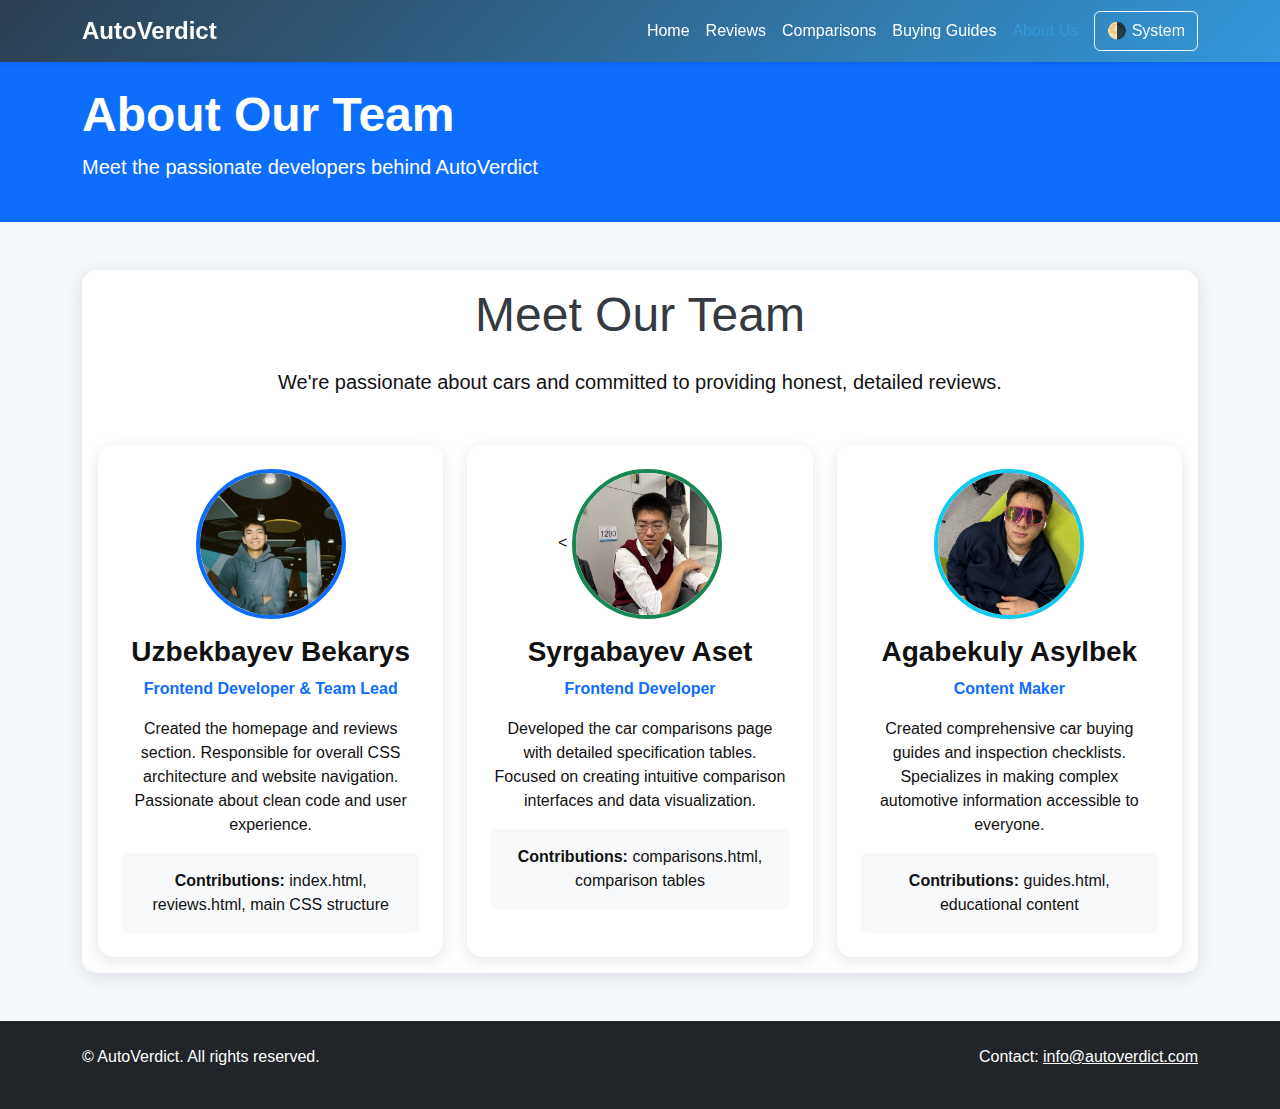
<file: about.html>
<!DOCTYPE html>
<html lang="en">
<head>
    <meta charset="UTF-8">
    <meta name="viewport" content="width=device-width, initial-scale=1.0">
    <title>About Us - AutoVerdict</title>
    <link href="https://cdn.jsdelivr.net/npm/bootstrap@5.3.2/dist/css/bootstrap.min.css" rel="stylesheet">
    <link rel="stylesheet" href="style.css">
    <link rel="icon" href="https://img.icons8.com/ios-filled/50/000000/car.png" type="image/x-icon">
    <style>
        .navbar-custom {
            background: linear-gradient(135deg, #2c3e50 0%, #3498db 100%);
        }
        .profile-photo {
            width: 150px;
            height: 150px;
            border-radius: 50%;
            object-fit: cover;
            border: 4px solid;
            margin: 0 auto;
        }
        .profile-card {
            transition: transform 0.3s ease, box-shadow 0.3s ease;
            border: none;
            border-radius: 15px;
            box-shadow: 0 4px 15px rgba(0,0,0,0.1);
        }
        .profile-card:hover {
            transform: translateY(-5px);
            box-shadow: 0 8px 25px rgba(0,0,0,0.15);
        }
        .custom-card {
            border: none;
            border-radius: 15px;
            box-shadow: 0 4px 20px rgba(0,0,0,0.1);
        }
    </style>


</head>
<body>
    <!-- Bootstrap Navbar -->
    <nav class="navbar navbar-expand-lg navbar-dark navbar-custom sticky-top">
        <div class="container">
            <a class="navbar-brand fw-bold" href="index.html"> AutoVerdict</a>
            
            <button class="navbar-toggler" type="button" data-bs-toggle="collapse" data-bs-target="#navbarNav">
                <span class="navbar-toggler-icon"></span>
            </button>
            
            <div class="collapse navbar-collapse" id="navbarNav">
                <ul class="navbar-nav ms-auto">
                    <li class="nav-item">
                        <a class="nav-link" href="index.html">Home</a>
                    </li>
                    <li class="nav-item">
                        <a class="nav-link" href="reviews.html">Reviews</a>
                    </li>
                    <li class="nav-item">
                        <a class="nav-link" href="comparisons.html">Comparisons</a>
                    </li>
                    <li class="nav-item">
                        <a class="nav-link" href="guides.html">Buying Guides</a>
                    </li>
                    <li class="nav-item">
                        <a class="nav-link active" href="about.html">About Us</a>
                    </li>
                     <button id="themeToggle" class="btn btn-outline-light ms-2" type="button">🌗 System</button>
                </ul>
            </div>
        </div>
    </nav>

    <!-- Header -->
    <header class="bg-primary text-white py-4">
        <div class="container">
            <h1 class="display-5 fw-bold">About Our Team</h1>
            <p class="lead">Meet the passionate developers behind AutoVerdict</p>
        </div>
    </header>

    <main class="container my-5">
        <!-- Team Profiles -->
        <section class="card custom-card">
            <div class="card-body">
                <h2 class="text-center mb-4 display-5">Meet Our Team</h2>
                <p class="text-center fs-5 mb-5">We're passionate about cars and committed to providing honest, detailed reviews.</p>
                
                <div class="row justify-content-center g-4">
                    <!-- Profile 1 - Бекарыс -->
                    <div class="col-lg-4 col-md-6">
                        <div class="profile-card text-center p-4 h-100">
                            <div class="profile-image mb-3">
                                
                                <img src="beka.jpg" 
                                     alt="Bekarys" 
                                     class="profile-photo border-primary">
                               
                                
                            </div>
                            <h3 class="fw-bold">Uzbekbayev Bekarys</h3>
                            <p class="profile-role text-primary fw-bold">Frontend Developer & Team Lead</p>
                            <p class="profile-description">Created the homepage and reviews section. Responsible for overall CSS architecture and website navigation. Passionate about clean code and user experience.</p>
                            <div class="profile-contributions mt-3 p-3 bg-light rounded">
                                <strong>Contributions:</strong> index.html, reviews.html, main CSS structure
                            </div>
                        </div>
                    </div>

                    <!-- Profile 2 - Асет -->
                    <div class="col-lg-4 col-md-6">
                        <div class="profile-card text-center p-4 h-100">
                            <div class="profile-image mb-3">
                                <
                                <img src="aset.jpg" 
                                     alt="Aset" 
                                     class="profile-photo border-success">
                                
                            </div>
                            <h3 class="fw-bold">Syrgabayev Aset</h3>
                            <p class="profile-role text-primary fw-bold">Frontend Developer</p>
                            <p class="profile-description">Developed the car comparisons page with detailed specification tables. Focused on creating intuitive comparison interfaces and data visualization.</p>
                            <div class="profile-contributions mt-3 p-3 bg-light rounded">
                                <strong>Contributions:</strong> comparisons.html, comparison tables
                            </div>
                        </div>
                    </div>

                    <!-- Profile 3 - Асылбек -->
                    <div class="col-lg-4 col-md-6">
                        <div class="profile-card text-center p-4 h-100">
                            <div class="profile-image mb-3">
                                
                                <img src="asyl.jpg" 
                                     alt="Asylbek" 
                                     class="profile-photo border-info">
                                
                            </div>
                            <h3 class="fw-bold">Agabekuly Asylbek</h3>
                            <p class="profile-role text-primary fw-bold">Content Maker</p>
                            <p class="profile-description">Created comprehensive car buying guides and inspection checklists. Specializes in making complex automotive information accessible to everyone.</p>
                            <div class="profile-contributions mt-3 p-3 bg-light rounded">
                                <strong>Contributions:</strong> guides.html, educational content
                            </div>
                        </div>
                    </div>
                </div>
                

              
        </section>
    </main>

    <footer class="bg-dark text-white py-4 mt-5">
        <div class="container">
            <div class="row">
                <div class="col-md-6">
                    <p>&copy;  AutoVerdict. All rights reserved.</p>
                </div>
                <div class="col-md-6 text-md-end">
                    <p>Contact: <a href="mailto:info@autoverdict.com" class="text-white">info@autoverdict.com</a></p>
                </div>
            </div>
        </div>
    </footer>

    <!-- Bootstrap JS -->
    <script src="https://cdn.jsdelivr.net/npm/bootstrap@5.3.2/dist/js/bootstrap.bundle.min.js"></script>
    <script src="https://code.jquery.com/jquery-3.7.1.min.js"></script>
<script src="script.js"></script>

</body>
</html>
</file>
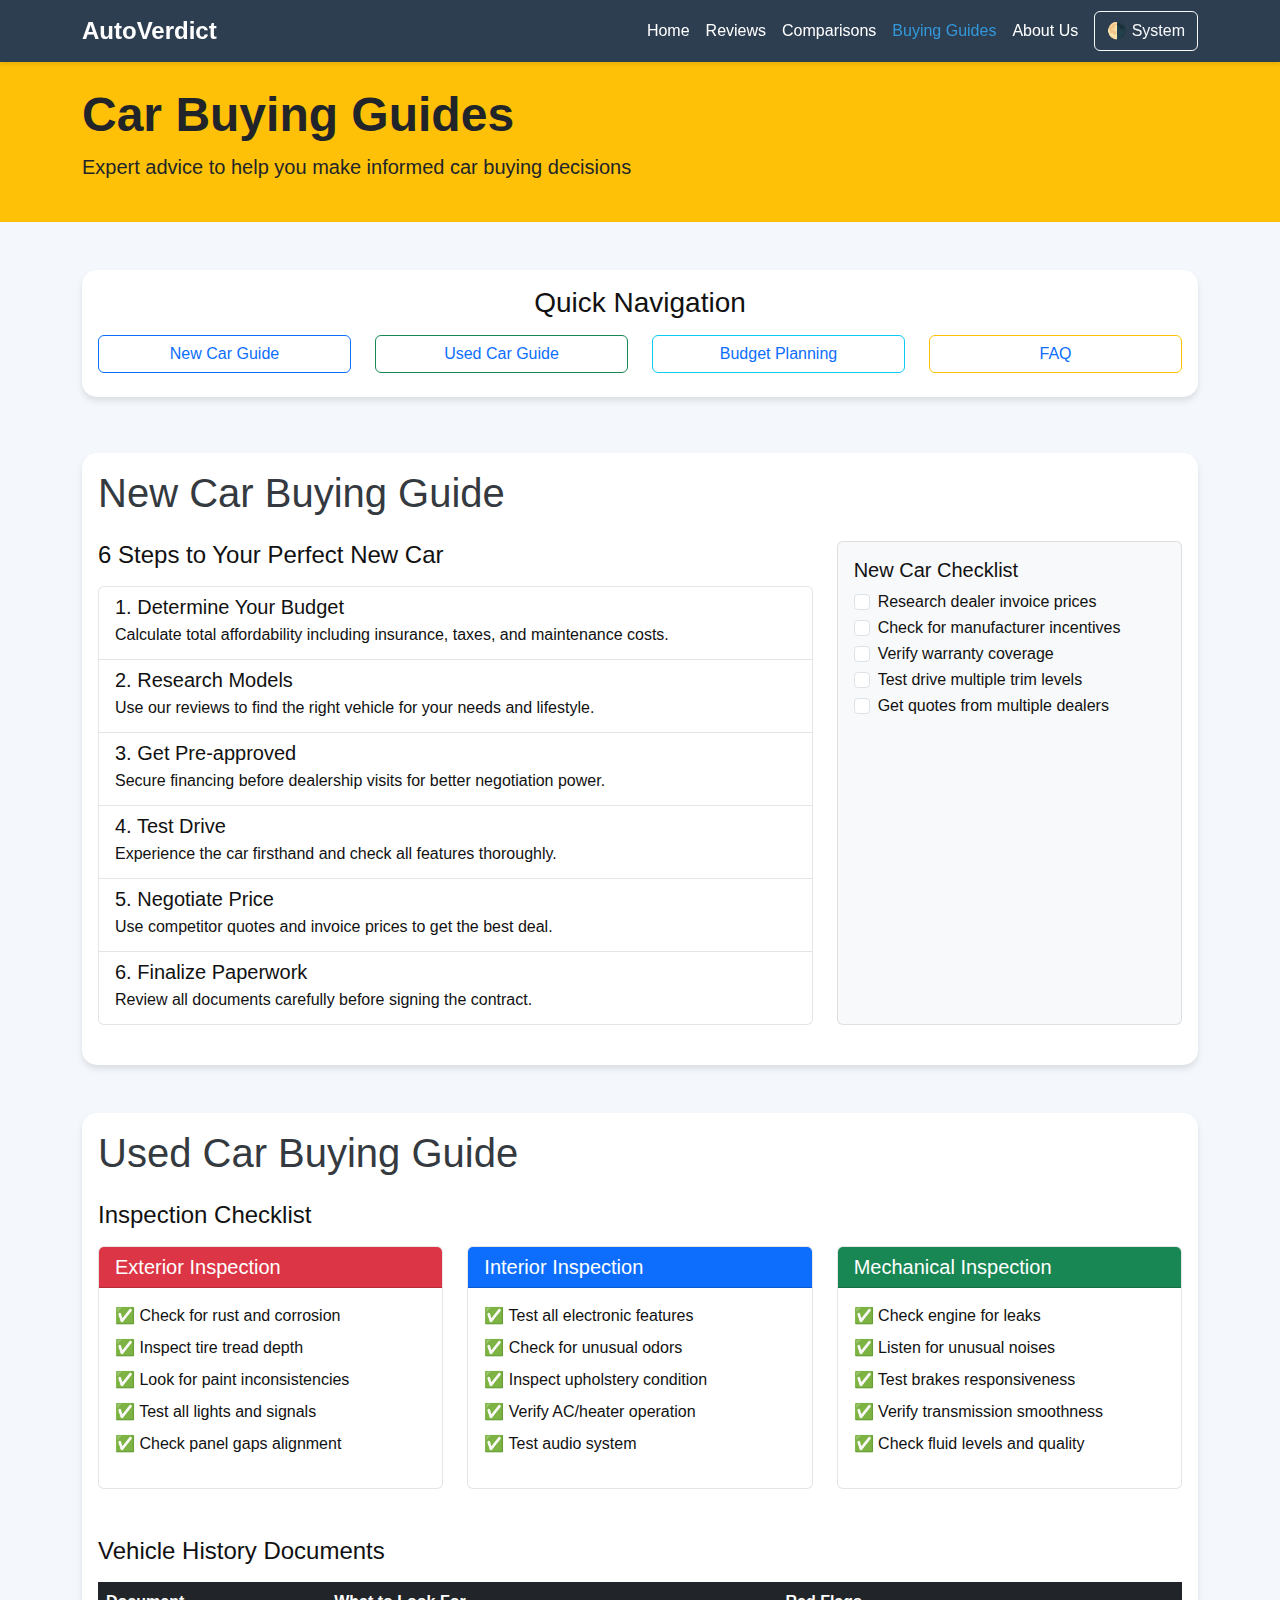
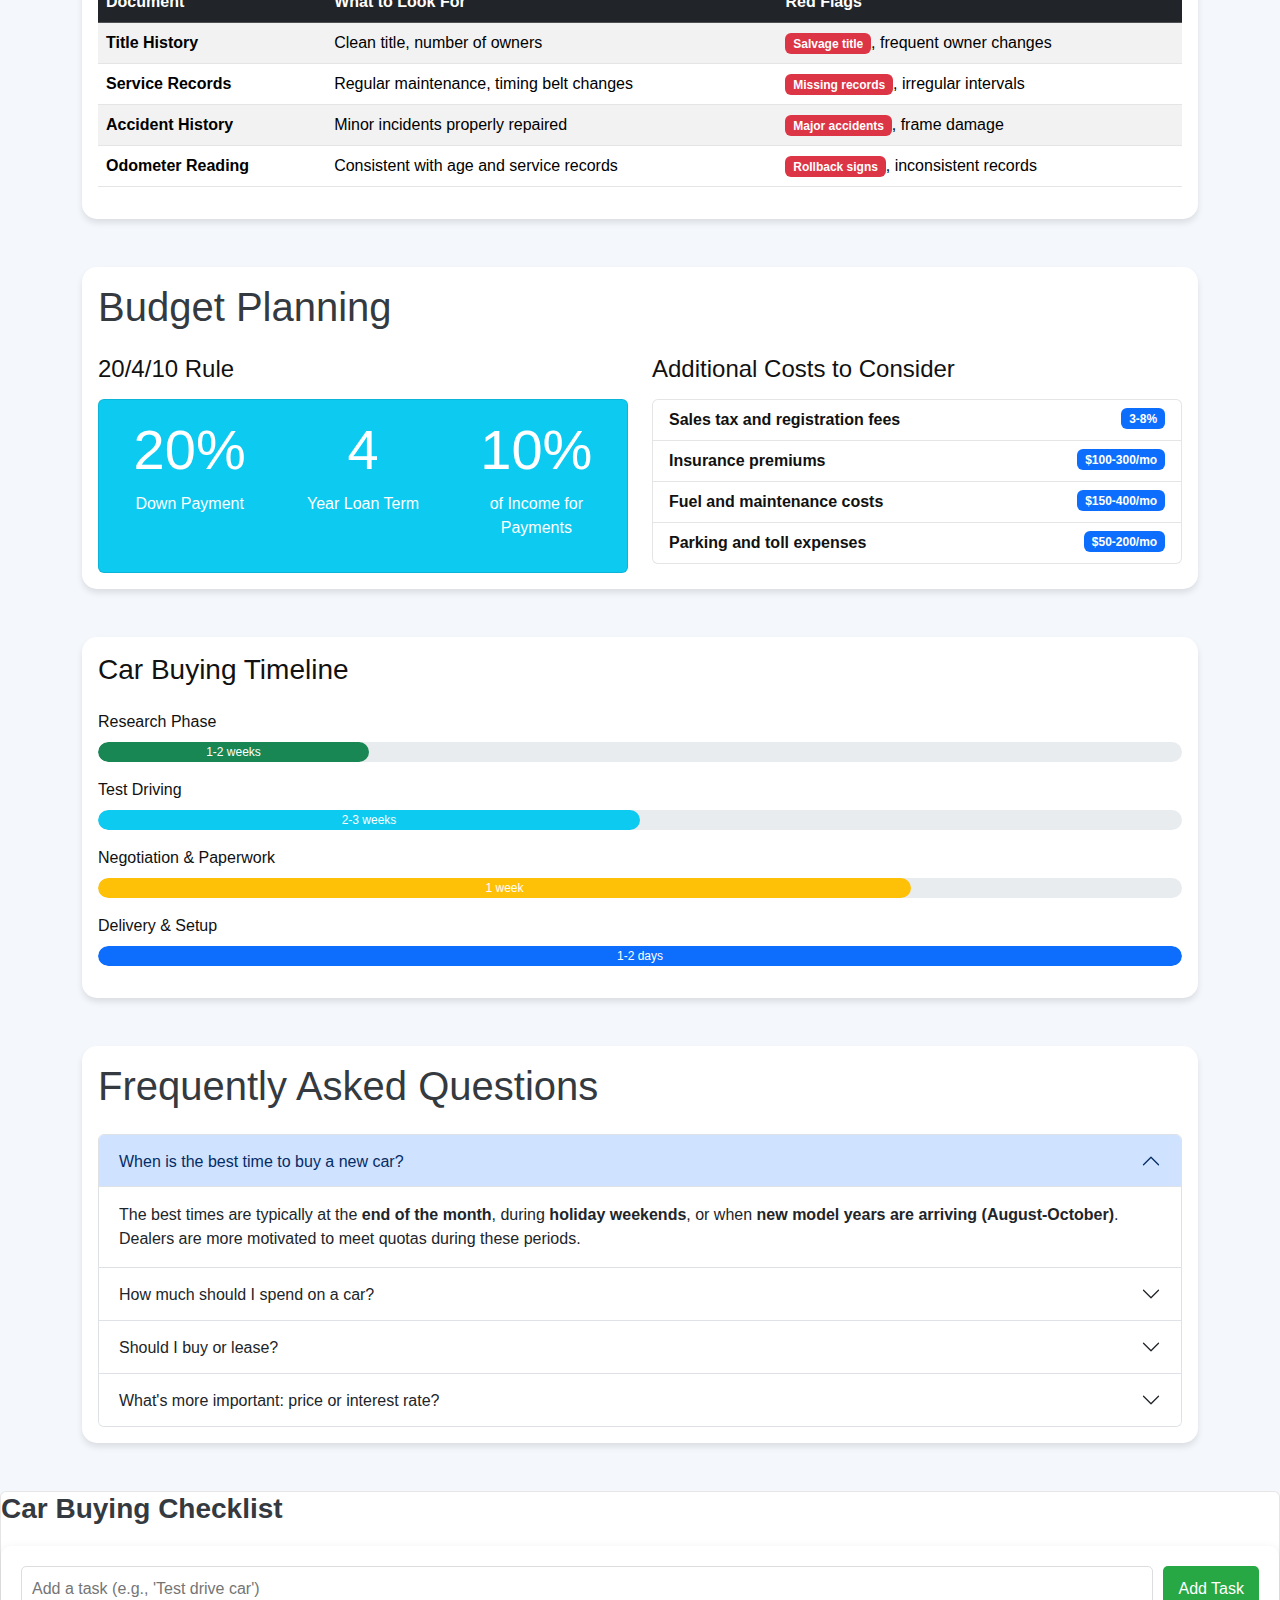
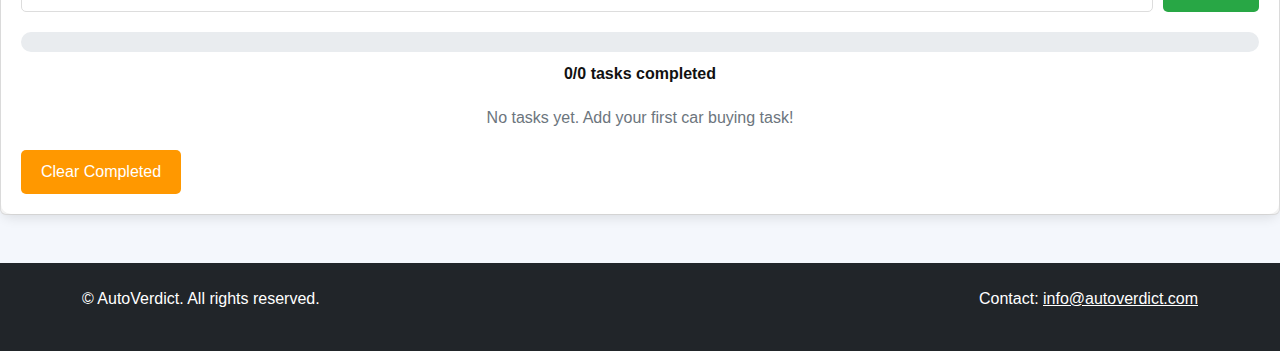
<file: guides.html>
<!DOCTYPE html>
<html lang="en">
<head>
    <meta charset="UTF-8">
    <meta name="viewport" content="width=device-width, initial-scale=1.0">
    <title>Buying Guides - AutoVerdict</title>
    <link href="https://cdn.jsdelivr.net/npm/bootstrap@5.3.2/dist/css/bootstrap.min.css" rel="stylesheet">
    <link rel="stylesheet" href="style.css">
    <link rel="icon" href="https://img.icons8.com/ios-filled/50/000000/car.png" type="image/x-icon">
</head>
<body>
    <!-- Bootstrap Navbar -->
    <nav class="navbar navbar-expand-lg navbar-dark navbar-custom sticky-top">
        <div class="container">
            <a class="navbar-brand fw-bold" href="index.html"> AutoVerdict</a>
            
            <button class="navbar-toggler" type="button" data-bs-toggle="collapse" data-bs-target="#navbarNav">
                <span class="navbar-toggler-icon"></span>
            </button>
            
            <div class="collapse navbar-collapse" id="navbarNav">
                <ul class="navbar-nav ms-auto">
                    <li class="nav-item">
                        <a class="nav-link" href="index.html">Home</a>
                    </li>
                    <li class="nav-item">
                        <a class="nav-link" href="reviews.html">Reviews</a>
                    </li>
                    <li class="nav-item">
                        <a class="nav-link" href="comparisons.html">Comparisons</a>
                    </li>
                    <li class="nav-item">
                        <a class="nav-link active" href="guides.html">Buying Guides</a>
                    </li>
                    <li class="nav-item">
                        <a class="nav-link" href="about.html">About Us</a>
                    </li>
                    <button id="themeToggle" class="btn btn-outline-light ms-2" type="button">🌗 System</button>

                </ul>
            </div>
        </div>
    </nav>

    <!-- Header -->
    <header class="bg-warning text-dark py-4">
        <div class="container">
            <h1 class="display-5 fw-bold">Car Buying Guides</h1>
            <p class="lead">Expert advice to help you make informed car buying decisions</p>
        </div>
    </header>

    <main class="container my-5">
        <!-- Quick Navigation -->
        <div class="row mb-4">
            <div class="col-12">
                <div class="card custom-card">
                    <div class="card-body">
                        <h3 class="text-center mb-3">Quick Navigation</h3>
                        <div class="row text-center">
                            <div class="col-md-3 col-6 mb-2">
                                <a href="#new-car-guide" class="btn btn-outline-primary w-100">New Car Guide</a>
                            </div>
                            <div class="col-md-3 col-6 mb-2">
                                <a href="#used-car-guide" class="btn btn-outline-success w-100">Used Car Guide</a>
                            </div>
                            <div class="col-md-3 col-6 mb-2">
                                <a href="#budget-planning" class="btn btn-outline-info w-100">Budget Planning</a>
                            </div>
                            <div class="col-md-3 col-6 mb-2">
                                <a href="#faq" class="btn btn-outline-warning w-100">FAQ</a>
                            </div>
                        </div>
                    </div>
                </div>
            </div>
        </div>

        <!-- New Car Buying Guide -->
        <section id="new-car-guide" class="card custom-card mb-5">
            <div class="card-body">
                <h2 class="display-6 mb-4">New Car Buying Guide</h2>
                
                <div class="row mb-4">
                    <div class="col-md-8">
                        <h4 class="mb-3">6 Steps to Your Perfect New Car</h4>
                        <div class="list-group">
                            <div class="list-group-item">
                                <h5 class="mb-1">1. Determine Your Budget</h5>
                                <p class="mb-1">Calculate total affordability including insurance, taxes, and maintenance costs.</p>
                            </div>
                            <div class="list-group-item">
                                <h5 class="mb-1">2. Research Models</h5>
                                <p class="mb-1">Use our reviews to find the right vehicle for your needs and lifestyle.</p>
                            </div>
                            <div class="list-group-item">
                                <h5 class="mb-1">3. Get Pre-approved</h5>
                                <p class="mb-1">Secure financing before dealership visits for better negotiation power.</p>
                            </div>
                            <div class="list-group-item">
                                <h5 class="mb-1">4. Test Drive</h5>
                                <p class="mb-1">Experience the car firsthand and check all features thoroughly.</p>
                            </div>
                            <div class="list-group-item">
                                <h5 class="mb-1">5. Negotiate Price</h5>
                                <p class="mb-1">Use competitor quotes and invoice prices to get the best deal.</p>
                            </div>
                            <div class="list-group-item">
                                <h5 class="mb-1">6. Finalize Paperwork</h5>
                                <p class="mb-1">Review all documents carefully before signing the contract.</p>
                            </div>
                        </div>
                    </div>
                    <div class="col-md-4">
                        <div class="card bg-light h-100">
                            <div class="card-body">
                                <h5 class="card-title">New Car Checklist</h5>
                                <div class="form-check">
                                    <input class="form-check-input" type="checkbox" id="check1">
                                    <label class="form-check-label" for="check1">Research dealer invoice prices</label>
                                </div>
                                <div class="form-check">
                                    <input class="form-check-input" type="checkbox" id="check2">
                                    <label class="form-check-label" for="check2">Check for manufacturer incentives</label>
                                </div>
                                <div class="form-check">
                                    <input class="form-check-input" type="checkbox" id="check3">
                                    <label class="form-check-label" for="check3">Verify warranty coverage</label>
                                </div>
                                <div class="form-check">
                                    <input class="form-check-input" type="checkbox" id="check4">
                                    <label class="form-check-label" for="check4">Test drive multiple trim levels</label>
                                </div>
                                <div class="form-check">
                                    <input class="form-check-input" type="checkbox" id="check5">
                                    <label class="form-check-label" for="check5">Get quotes from multiple dealers</label>
                                </div>
                            </div>
                        </div>
                    </div>
                </div>
            </div>
        </section>

        <!-- Used Car Buying Guide -->
        <section id="used-car-guide" class="card custom-card mb-5">
            <div class="card-body">
                <h2 class="display-6 mb-4">Used Car Buying Guide</h2>
                
                <h4 class="mb-3">Inspection Checklist</h4>
                <div class="row g-4">
                    <div class="col-md-4">
                        <div class="card h-100">
                            <div class="card-header bg-danger text-white">
                                <h5 class="mb-0">Exterior Inspection</h5>
                            </div>
                            <div class="card-body">
                                <ul class="list-unstyled">
                                    <li class="mb-2">✅ Check for rust and corrosion</li>
                                    <li class="mb-2">✅ Inspect tire tread depth</li>
                                    <li class="mb-2">✅ Look for paint inconsistencies</li>
                                    <li class="mb-2">✅ Test all lights and signals</li>
                                    <li class="mb-2">✅ Check panel gaps alignment</li>
                                </ul>
                            </div>
                        </div>
                    </div>
                    
                    <div class="col-md-4">
                        <div class="card h-100">
                            <div class="card-header bg-primary text-white">
                                <h5 class="mb-0">Interior Inspection</h5>
                            </div>
                            <div class="card-body">
                                <ul class="list-unstyled">
                                    <li class="mb-2">✅ Test all electronic features</li>
                                    <li class="mb-2">✅ Check for unusual odors</li>
                                    <li class="mb-2">✅ Inspect upholstery condition</li>
                                    <li class="mb-2">✅ Verify AC/heater operation</li>
                                    <li class="mb-2">✅ Test audio system</li>
                                </ul>
                            </div>
                        </div>
                    </div>
                    
                    <div class="col-md-4">
                        <div class="card h-100">
                            <div class="card-header bg-success text-white">
                                <h5 class="mb-0">Mechanical Inspection</h5>
                            </div>
                            <div class="card-body">
                                <ul class="list-unstyled">
                                    <li class="mb-2">✅ Check engine for leaks</li>
                                    <li class="mb-2">✅ Listen for unusual noises</li>
                                    <li class="mb-2">✅ Test brakes responsiveness</li>
                                    <li class="mb-2">✅ Verify transmission smoothness</li>
                                    <li class="mb-2">✅ Check fluid levels and quality</li>
                                </ul>
                            </div>
                        </div>
                    </div>
                </div>

                <!-- Vehicle History Table -->
                <div class="mt-5">
                    <h4 class="mb-3">Vehicle History Documents</h4>
                    <div class="table-responsive">
                        <table class="table table-striped table-hover">
                            <thead class="table-dark">
                                <tr>
                                    <th>Document</th>
                                    <th>What to Look For</th>
                                    <th>Red Flags</th>
                                </tr>
                            </thead>
                            <tbody>
                                <tr>
                                    <td><strong>Title History</strong></td>
                                    <td>Clean title, number of owners</td>
                                    <td><span class="badge bg-danger">Salvage title</span>, frequent owner changes</td>
                                </tr>
                                <tr>
                                    <td><strong>Service Records</strong></td>
                                    <td>Regular maintenance, timing belt changes</td>
                                    <td><span class="badge bg-danger">Missing records</span>, irregular intervals</td>
                                </tr>
                                <tr>
                                    <td><strong>Accident History</strong></td>
                                    <td>Minor incidents properly repaired</td>
                                    <td><span class="badge bg-danger">Major accidents</span>, frame damage</td>
                                </tr>
                                <tr>
                                    <td><strong>Odometer Reading</strong></td>
                                    <td>Consistent with age and service records</td>
                                    <td><span class="badge bg-danger">Rollback signs</span>, inconsistent records</td>
                                </tr>
                            </tbody>
                        </table>
                    </div>
                </div>
            </div>
        </section>

        <!-- Budget Planning -->
        <section id="budget-planning" class="card custom-card mb-5">
            <div class="card-body">
                <h2 class="display-6 mb-4">Budget Planning</h2>
                
                <div class="row">
                    <div class="col-md-6">
                        <h4 class="mb-3">20/4/10 Rule</h4>
                        <div class="card bg-info text-white">
                            <div class="card-body">
                                <div class="row text-center">
                                    <div class="col-4">
                                        <h1 class="display-4">20%</h1>
                                        <p>Down Payment</p>
                                    </div>
                                    <div class="col-4">
                                        <h1 class="display-4">4</h1>
                                        <p>Year Loan Term</p>
                                    </div>
                                    <div class="col-4">
                                        <h1 class="display-4">10%</h1>
                                        <p>of Income for Payments</p>
                                    </div>
                                </div>
                            </div>
                        </div>
                    </div>
                    
                    <div class="col-md-6">
                        <h4 class="mb-3">Additional Costs to Consider</h4>
                        <div class="list-group">
                            <div class="list-group-item">
                                <strong>Sales tax and registration fees</strong>
                                <span class="badge bg-primary float-end">3-8%</span>
                            </div>
                            <div class="list-group-item">
                                <strong>Insurance premiums</strong>
                                <span class="badge bg-primary float-end">$100-300/mo</span>
                            </div>
                            <div class="list-group-item">
                                <strong>Fuel and maintenance costs</strong>
                                <span class="badge bg-primary float-end">$150-400/mo</span>
                            </div>
                            <div class="list-group-item">
                                <strong>Parking and toll expenses</strong>
                                <span class="badge bg-primary float-end">$50-200/mo</span>
                            </div>
                        </div>
                    </div>
                </div>
            </div>
        </section>

        <!-- SELF STUDY: Bootstrap Progress Bars -->
        <section class="card custom-card mb-5">
            <div class="card-body">
                <h3 class="mb-4">Car Buying Timeline</h3>
                <div class="mb-3">
                    <label class="form-label">Research Phase</label>
                    <div class="progress mb-2">
                        <div class="progress-bar bg-success" style="width: 25%">1-2 weeks</div>
                    </div>
                </div>
                <div class="mb-3">
                    <label class="form-label">Test Driving</label>
                    <div class="progress mb-2">
                        <div class="progress-bar bg-info" style="width: 50%">2-3 weeks</div>
                    </div>
                </div>
                <div class="mb-3">
                    <label class="form-label">Negotiation & Paperwork</label>
                    <div class="progress mb-2">
                        <div class="progress-bar bg-warning" style="width: 75%">1 week</div>
                    </div>
                </div>
                <div class="mb-3">
                    <label class="form-label">Delivery & Setup</label>
                    <div class="progress mb-2">
                        <div class="progress-bar bg-primary" style="width: 100%">1-2 days</div>
                    </div>
                </div>
            </div>
        </section>

        <!-- FAQ Section -->
        <section id="faq" class="card custom-card">
            <div class="card-body">
                <h2 class="display-6 mb-4">Frequently Asked Questions</h2>
                
                <div class="accordion" id="faqAccordion">
                    <div class="accordion-item">
                        <h2 class="accordion-header">
                            <button class="accordion-button" type="button" data-bs-toggle="collapse" data-bs-target="#faq1">
                                When is the best time to buy a new car?
                            </button>
                        </h2>
                        <div id="faq1" class="accordion-collapse collapse show" data-bs-parent="#faqAccordion">
                            <div class="accordion-body">
                                The best times are typically at the <strong>end of the month</strong>, during <strong>holiday weekends</strong>, or when <strong>new model years are arriving (August-October)</strong>. Dealers are more motivated to meet quotas during these periods.
                            </div>
                        </div>
                    </div>
                    
                    <div class="accordion-item">
                        <h2 class="accordion-header">
                            <button class="accordion-button collapsed" type="button" data-bs-toggle="collapse" data-bs-target="#faq2">
                                How much should I spend on a car?
                            </button>
                        </h2>
                        <div id="faq2" class="accordion-collapse collapse" data-bs-parent="#faqAccordion">
                            <div class="accordion-body">
                                A good rule of thumb is the <strong>20/4/10 rule</strong>: 20% down payment, 4-year loan term, and monthly payments that don't exceed 10% of your gross monthly income.
                            </div>
                        </div>
                    </div>
                    
                    <div class="accordion-item">
                        <h2 class="accordion-header">
                            <button class="accordion-button collapsed" type="button" data-bs-toggle="collapse" data-bs-target="#faq3">
                                Should I buy or lease?
                            </button>
                        </h2>
                        <div id="faq3" class="accordion-collapse collapse" data-bs-parent="#faqAccordion">
                            <div class="accordion-body">
                                <strong>Buy if you:</strong> plan to keep the car long-term, drive more than 12,000 miles annually, or want to build equity.<br>
                                <strong>Lease if you:</strong> prefer lower monthly payments, want a new car every few years, and stay under mileage limits.
                            </div>
                        </div>
                    </div>
                    
                    <div class="accordion-item">
                        <h2 class="accordion-header">
                            <button class="accordion-button collapsed" type="button" data-bs-toggle="collapse" data-bs-target="#faq4">
                                What's more important: price or interest rate?
                            </button>
                        </h2>
                        <div id="faq4" class="accordion-collapse collapse" data-bs-parent="#faqAccordion">
                            <div class="accordion-body">
                                Both are important, but focus on the <strong>total cost of ownership</strong>. A lower price with a higher rate might cost more overall than a slightly higher price with a lower interest rate. Always calculate the total amount you'll pay over the loan term.
                            </div>
                        </div>
                    </div>
                </div>
            </div>
        </section>
    </main>
   <!-- To-Do List -->
        <section class="card">
            <h2>Car Buying Checklist</h2>
            <div class="todo-container">
                <div class="todo-input-group">
                    <input type="text" id="task-input" placeholder="Add a task (e.g., 'Test drive car')">
                    <button id="add-task-btn">Add Task</button>
                </div>
                
                <div id="message" class="alert" style="display: none;"></div>
                
                <div class="progress-section">
                    <div class="progress">
                        <div id="progress-bar" class="progress-bar" style="width: 0%"></div>
                    </div>
                    <div id="progress-text">0/0 tasks completed</div>
                </div>
                
                <div id="task-list"></div>
                
                <div class="todo-actions">
                    <button id="clear-completed-btn">Clear Completed</button>
                </div>
            </div>
        </section>
    <footer class="bg-dark text-white py-4 mt-5">
        <div class="container">
            <div class="row">
                <div class="col-md-6">
                    <p>&copy;  AutoVerdict. All rights reserved.</p>
                </div>
                <div class="col-md-6 text-md-end">
                    <p>Contact: <a href="mailto:info@autoverdict.com" class="text-white">info@autoverdict.com</a></p>
                </div>
            </div>
        </div>
    </footer>

    <!-- Bootstrap JS -->
    <script src="https://cdn.jsdelivr.net/npm/bootstrap@5.3.2/dist/js/bootstrap.bundle.min.js"></script>
    <script src="script.js"></script>
    <script src="https://code.jquery.com/jquery-3.7.1.min.js"></script>
<script src="script.js"></script>

</body>
</html>
</file>
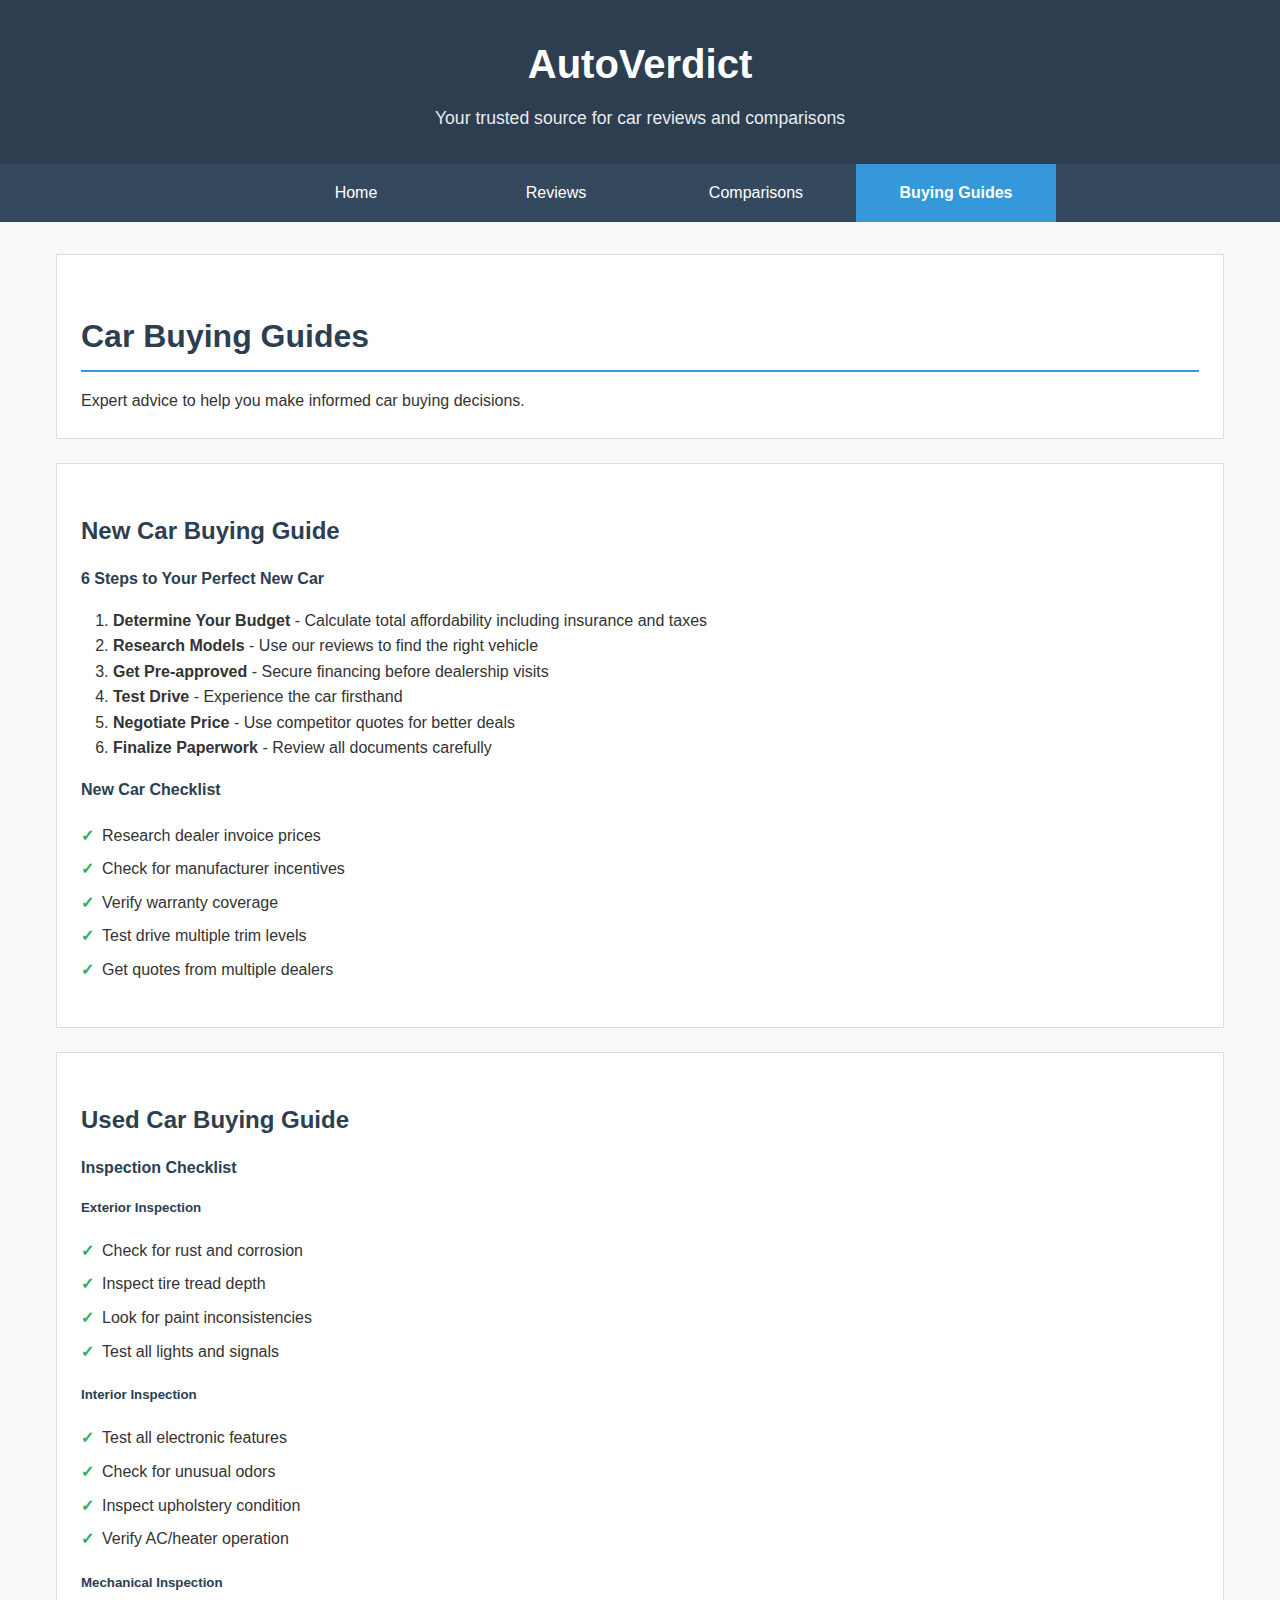
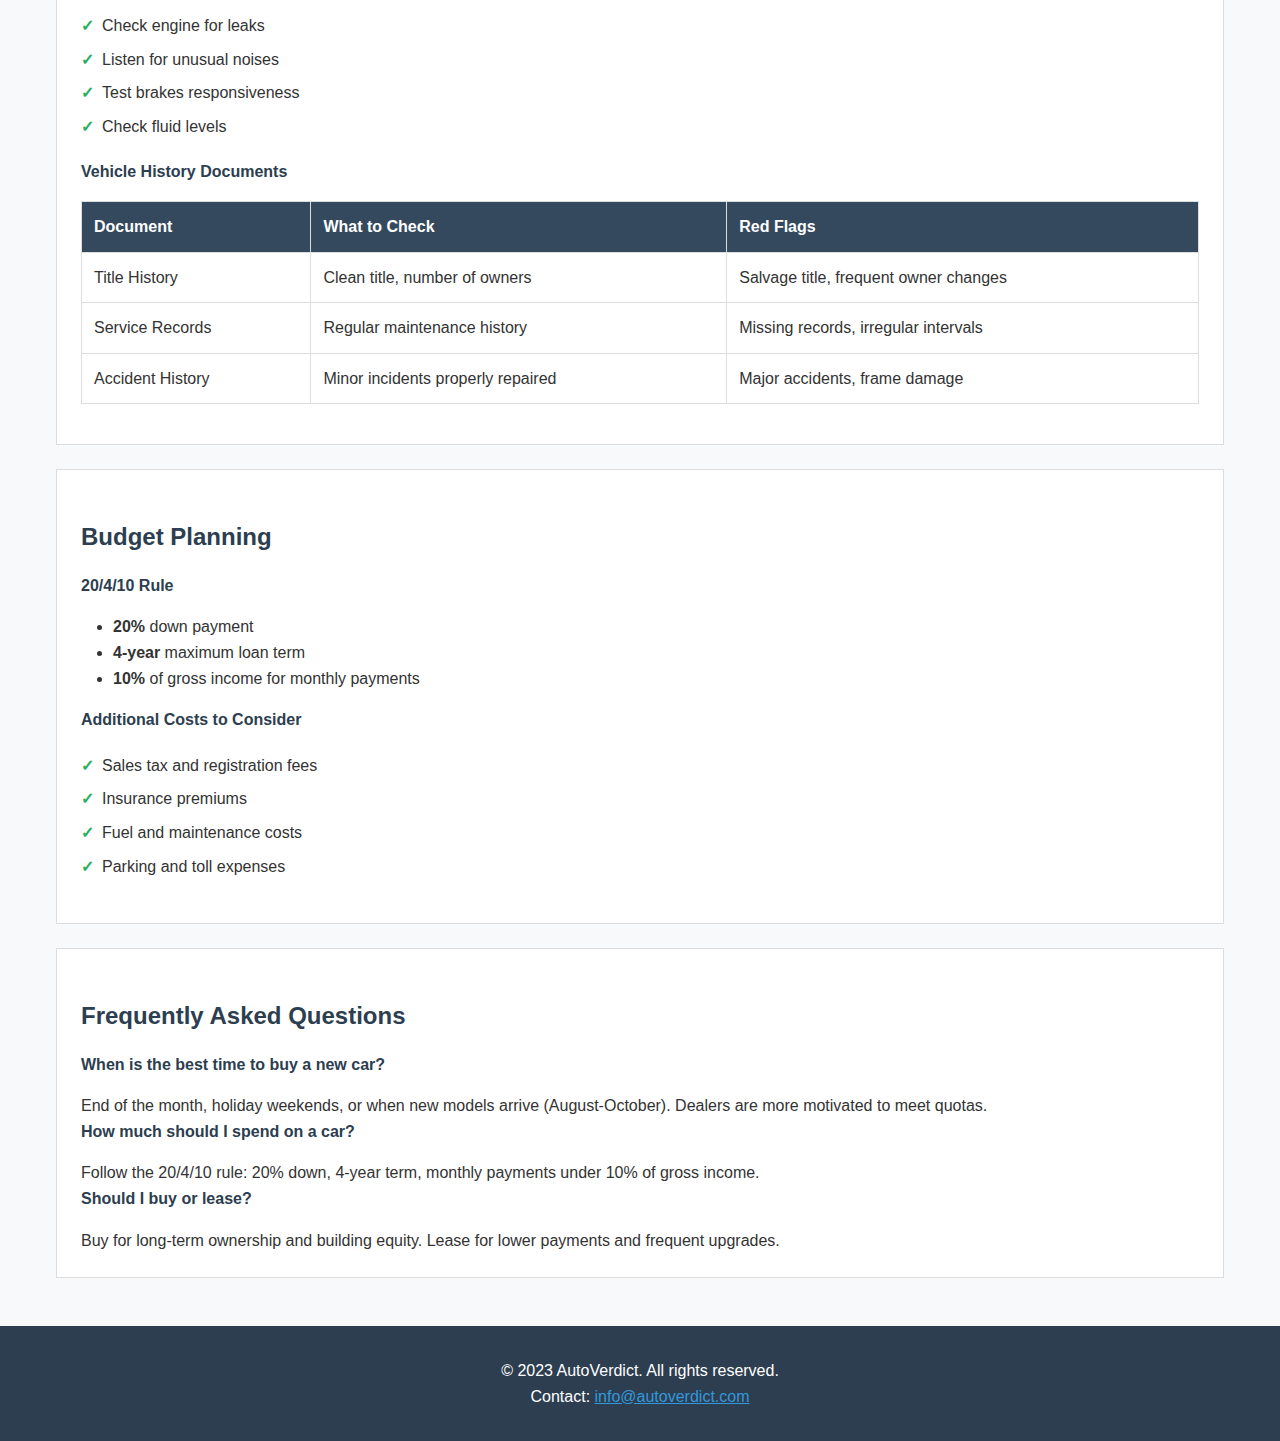
<file: assignment1/guides.html>
<!DOCTYPE html>
<html lang="en">
<head>
    <meta charset="UTF-8">
    <meta name="viewport" content="width=device-width, initial-scale=1.0">
    <title>Buying Guides - AutoVerdict</title>
    <link rel="stylesheet" href="style.css">
    <link rel="icon" href="images/favicon.ico" type="image/x-icon">
</head>
<body>
    <header>
        <h1>AutoVerdict</h1>
        <p>Your trusted source for car reviews and comparisons</p>
    </header>

    <nav>
        <ul>
            <li><a href="index.html">Home</a></li>
            <li><a href="reviews.html">Reviews</a></li>
            <li><a href="comparisons.html">Comparisons</a></li>
            <li><a href="guides.html" class="active">Buying Guides</a></li>
        </ul>
    </nav>

    <main>
        <section class="card">
            <h2>Car Buying Guides</h2>
            <p>Expert advice to help you make informed car buying decisions.</p>
        </section>

        <section class="card">
            <h3>New Car Buying Guide</h3>
            
            <h4>6 Steps to Your Perfect New Car</h4>
            <ol>
                <li><strong>Determine Your Budget</strong> - Calculate total affordability including insurance and taxes</li>
                <li><strong>Research Models</strong> - Use our reviews to find the right vehicle</li>
                <li><strong>Get Pre-approved</strong> - Secure financing before dealership visits</li>
                <li><strong>Test Drive</strong> - Experience the car firsthand</li>
                <li><strong>Negotiate Price</strong> - Use competitor quotes for better deals</li>
                <li><strong>Finalize Paperwork</strong> - Review all documents carefully</li>
            </ol>

            <h4>New Car Checklist</h4>
            <ul class="checklist">
                <li>Research dealer invoice prices</li>
                <li>Check for manufacturer incentives</li>
                <li>Verify warranty coverage</li>
                <li>Test drive multiple trim levels</li>
                <li>Get quotes from multiple dealers</li>
            </ul>
        </section>

        <section class="card">
            <h3>Used Car Buying Guide</h3>
            
            <h4>Inspection Checklist</h4>
            <div class="inspection-grid">
                <div class="inspection-section">
                    <h5>Exterior Inspection</h5>
                    <ul class="checklist">
                        <li>Check for rust and corrosion</li>
                        <li>Inspect tire tread depth</li>
                        <li>Look for paint inconsistencies</li>
                        <li>Test all lights and signals</li>
                    </ul>
                </div>

                <div class="inspection-section">
                    <h5>Interior Inspection</h5>
                    <ul class="checklist">
                        <li>Test all electronic features</li>
                        <li>Check for unusual odors</li>
                        <li>Inspect upholstery condition</li>
                        <li>Verify AC/heater operation</li>
                    </ul>
                </div>

                <div class="inspection-section">
                    <h5>Mechanical Inspection</h5>
                    <ul class="checklist">
                        <li>Check engine for leaks</li>
                        <li>Listen for unusual noises</li>
                        <li>Test brakes responsiveness</li>
                        <li>Check fluid levels</li>
                    </ul>
                </div>
            </div>

            <h4>Vehicle History Documents</h4>
            <table>
                <thead>
                    <tr>
                        <th>Document</th>
                        <th>What to Check</th>
                        <th>Red Flags</th>
                    </tr>
                </thead>
                <tbody>
                    <tr>
                        <td>Title History</td>
                        <td>Clean title, number of owners</td>
                        <td>Salvage title, frequent owner changes</td>
                    </tr>
                    <tr>
                        <td>Service Records</td>
                        <td>Regular maintenance history</td>
                        <td>Missing records, irregular intervals</td>
                    </tr>
                    <tr>
                        <td>Accident History</td>
                        <td>Minor incidents properly repaired</td>
                        <td>Major accidents, frame damage</td>
                    </tr>
                </tbody>
            </table>
        </section>

        <section class="card">
            <h3>Budget Planning</h3>
            
            <h4>20/4/10 Rule</h4>
            <ul>
                <li><strong>20%</strong> down payment</li>
                <li><strong>4-year</strong> maximum loan term</li>
                <li><strong>10%</strong> of gross income for monthly payments</li>
            </ul>

            <h4>Additional Costs to Consider</h4>
            <ul class="checklist">
                <li>Sales tax and registration fees</li>
                <li>Insurance premiums</li>
                <li>Fuel and maintenance costs</li>
                <li>Parking and toll expenses</li>
            </ul>
        </section>

        <section class="card">
            <h3>Frequently Asked Questions</h3>
            
            <h4>When is the best time to buy a new car?</h4>
            <p>End of the month, holiday weekends, or when new models arrive (August-October). Dealers are more motivated to meet quotas.</p>

            <h4>How much should I spend on a car?</h4>
            <p>Follow the 20/4/10 rule: 20% down, 4-year term, monthly payments under 10% of gross income.</p>

            <h4>Should I buy or lease?</h4>
            <p>Buy for long-term ownership and building equity. Lease for lower payments and frequent upgrades.</p>
        </section>
    </main>

    <footer>
        <p>&copy; 2023 AutoVerdict. All rights reserved.</p>
        <p>Contact: <a href="mailto:info@autoverdict.com">info@autoverdict.com</a></p>
    </footer>
</body>
</html>
</file>
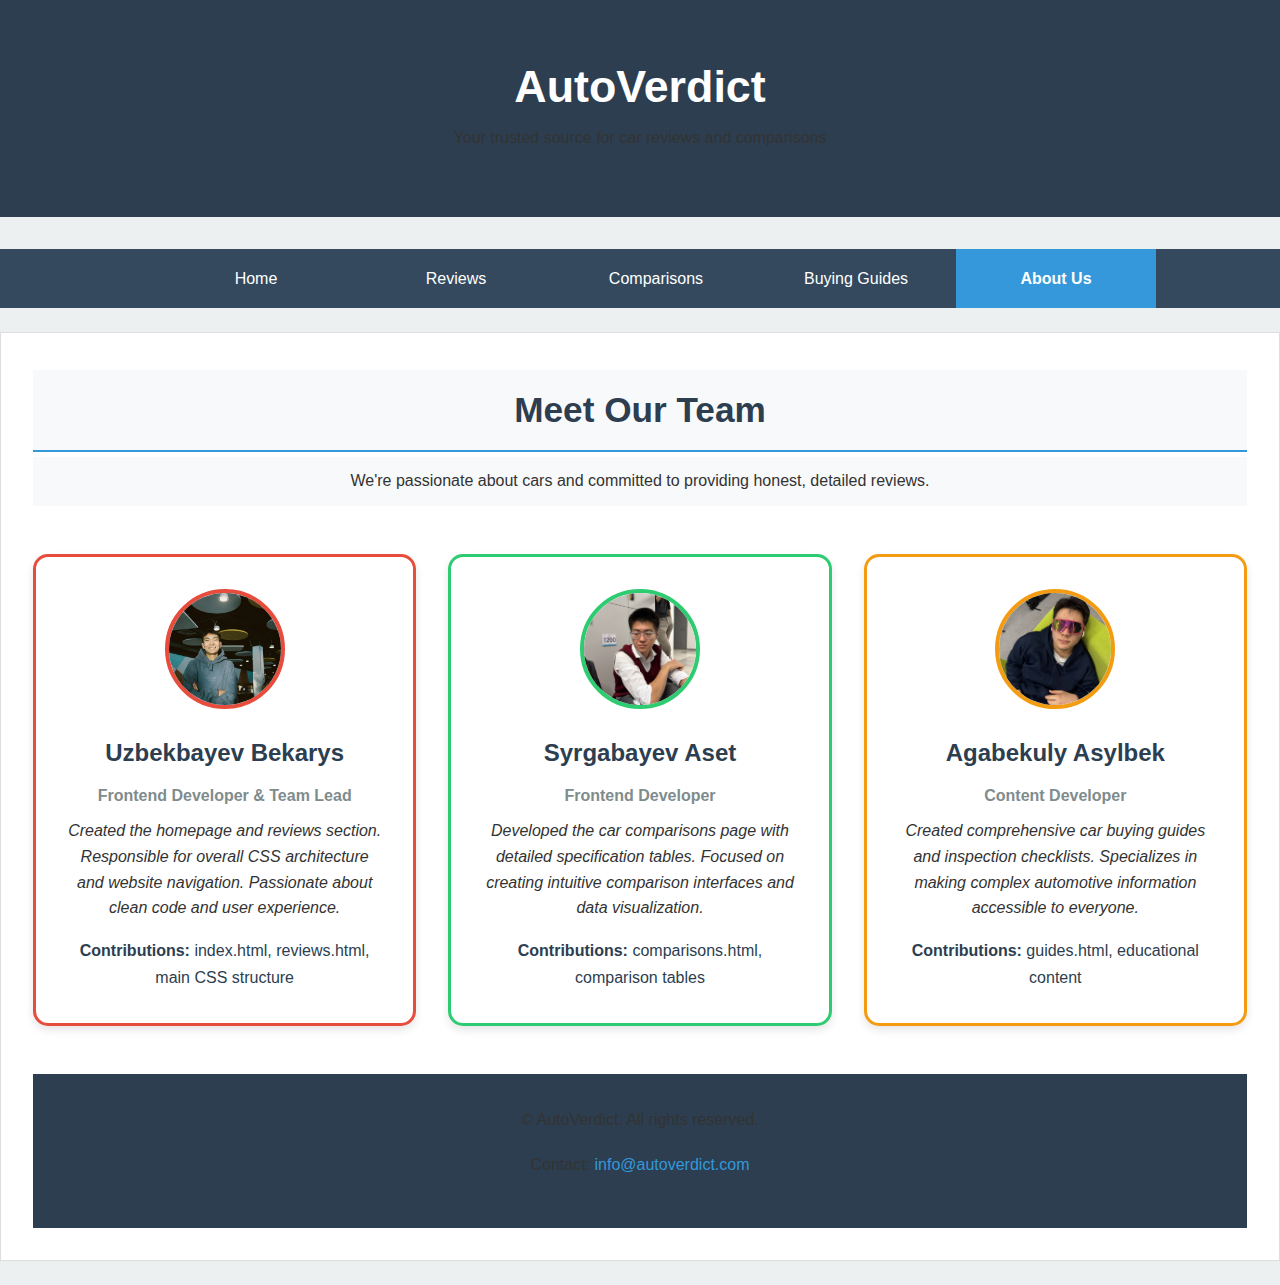
<file: assignment2/about.html>
<!DOCTYPE html>
<html lang="en">
<head>
    <meta charset="UTF-8">
    <meta name="viewport" content="width=device-width, initial-scale=1.0">
    <title>About Us - AutoVerdict</title>
    <link rel="stylesheet" href="style.css">
    <link rel="icon" href="https://img.icons8.com/ios-filled/50/000000/car.png" type="image/x-icon">
</head>
<body>
    <header>
        <h1>AutoVerdict</h1>
        <p>Your trusted source for car reviews and comparisons</p>
    </header>

    <nav>
        <ul>
            <li><a href="index.html">Home</a></li>
            <li><a href="reviews.html">Reviews</a></li>
            <li><a href="comparisons.html">Comparisons</a></li>
            <li><a href="guides.html">Buying Guides</a></li>
            <li><a href="about.html" class="active">About Us</a></li>
        </ul>
    </nav>

    <main>
            <section class="card">
            <h2 class="text-center">Meet Our Team</h2>
            <p class="text-center">We're passionate about cars and committed to providing honest, detailed reviews.</p>
            
            <div class="team-profiles">
                <!-- Profile 1 - Бекарыс -->
                <div class="profile-card" id="bekarys-profile">
                    <div class="profile-image">
                        <img src="beka.jpg" 
                             class="profile-photo">
                    
                    </div>
                    <h3>Uzbekbayev Bekarys</h3>
                    <p class="profile-role">Frontend Developer & Team Lead</p>
                    <p class="profile-description">Created the homepage and reviews section. Responsible for overall CSS architecture and website navigation. Passionate about clean code and user experience.</p>
                    <div class="profile-contributions">
                        <strong>Contributions:</strong> index.html, reviews.html, main CSS structure
                    </div>
                </div>

                <!-- Profile 2 - Асет -->
                <div class="profile-card" id="aset-profile">
                    <div class="profile-image">
                        
                        <img src="aset.jpg" 
                             class="profile-photo">
                    </div>
                    <h3>Syrgabayev Aset</h3>
                    <p class="profile-role">Frontend Developer</p>
                    <p class="profile-description">Developed the car comparisons page with detailed specification tables. Focused on creating intuitive comparison interfaces and data visualization.</p>
                    <div class="profile-contributions">
                        <strong>Contributions:</strong> comparisons.html, comparison tables
                    </div>
                </div>

                <!-- Profile 3 - Асылбек -->
                <div class="profile-card" id="asylbek-profile">
                    <div class="profile-image">
                        
                        <img src="asyl.jpg" 
                             class="profile-photo">
                    </div>
                    <h3>Agabekuly Asylbek</h3>
                    <p class="profile-role">Content Developer</p>
                    <p class="profile-description">Created comprehensive car buying guides and inspection checklists. Specializes in making complex automotive information accessible to everyone.</p>
                    <div class="profile-contributions">
                        <strong>Contributions:</strong> guides.html, educational content
                    </div>
                </div>
            </div>

    <footer>
        <p>&copy;  AutoVerdict. All rights reserved.</p>
        <p>Contact: <a href="mailto:info@autoverdict.com">info@autoverdict.com</a></p>
    </footer>
</body>
</html>
</file>
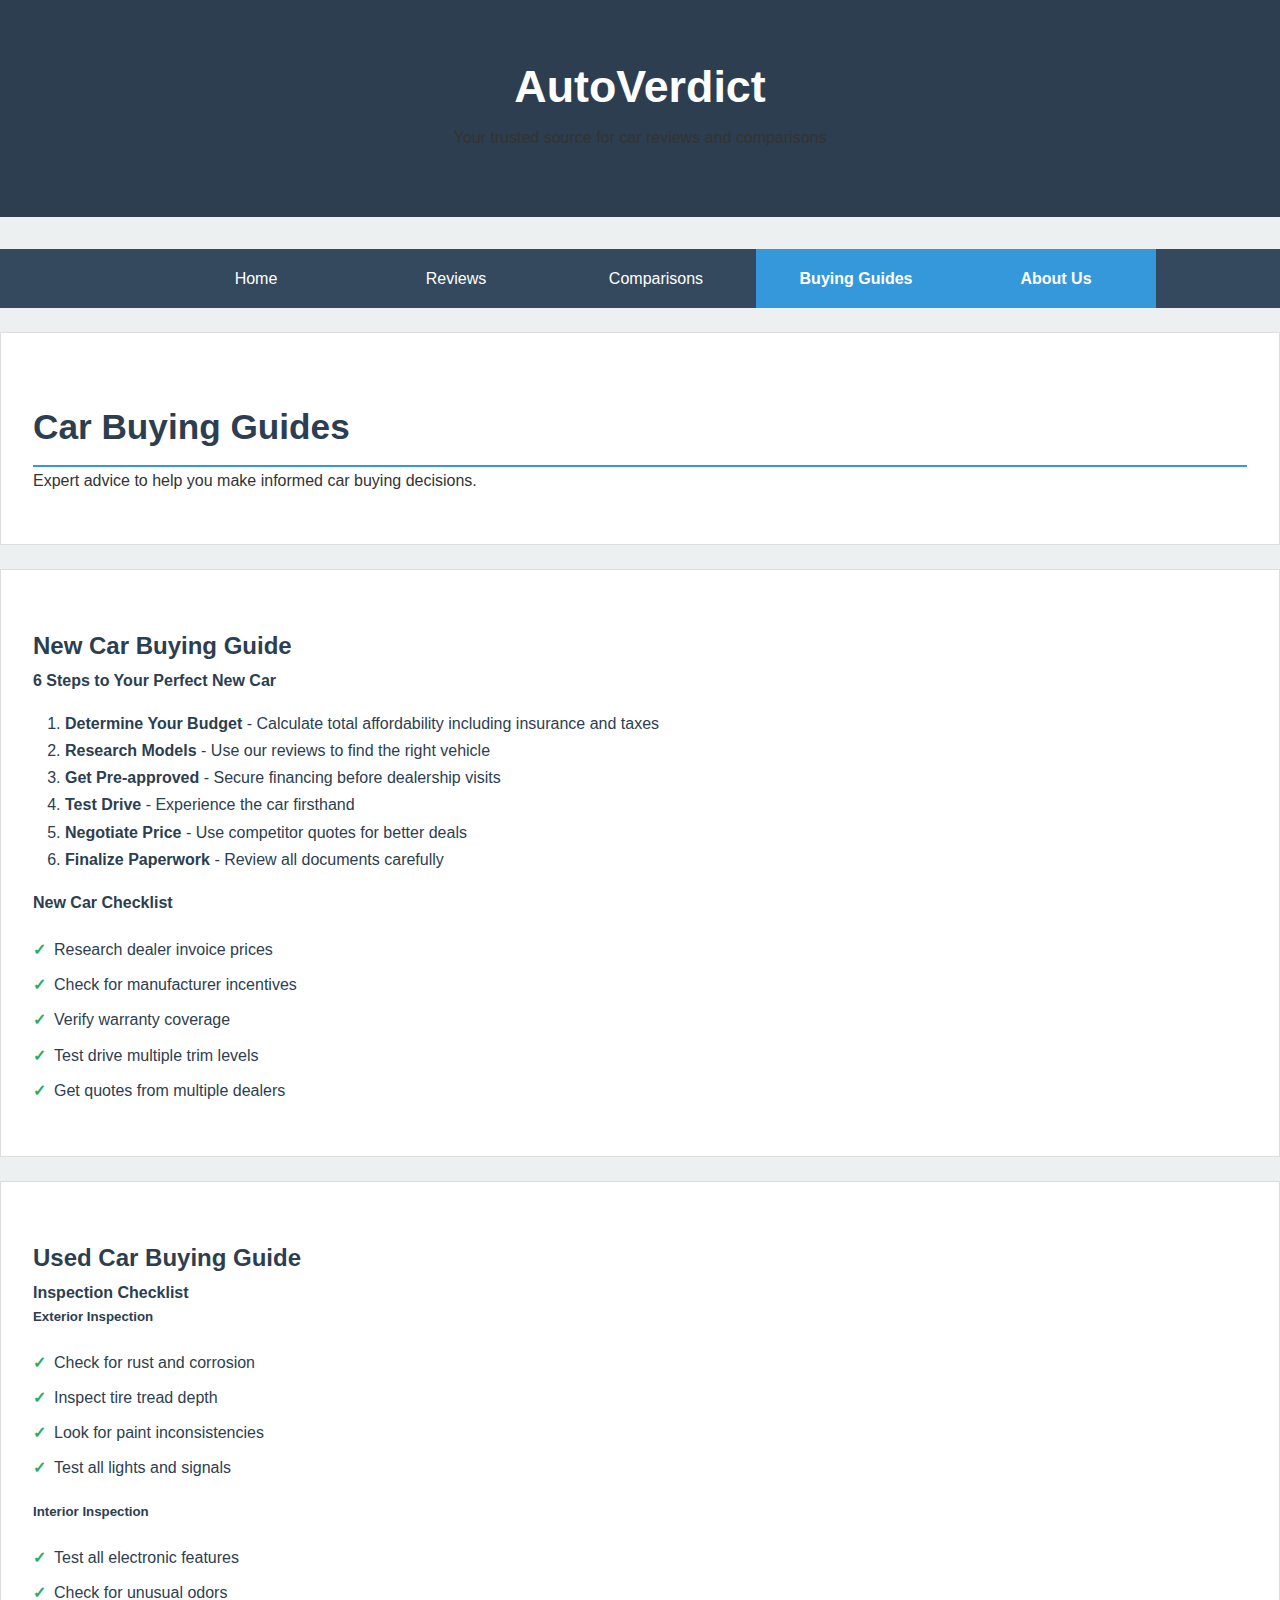
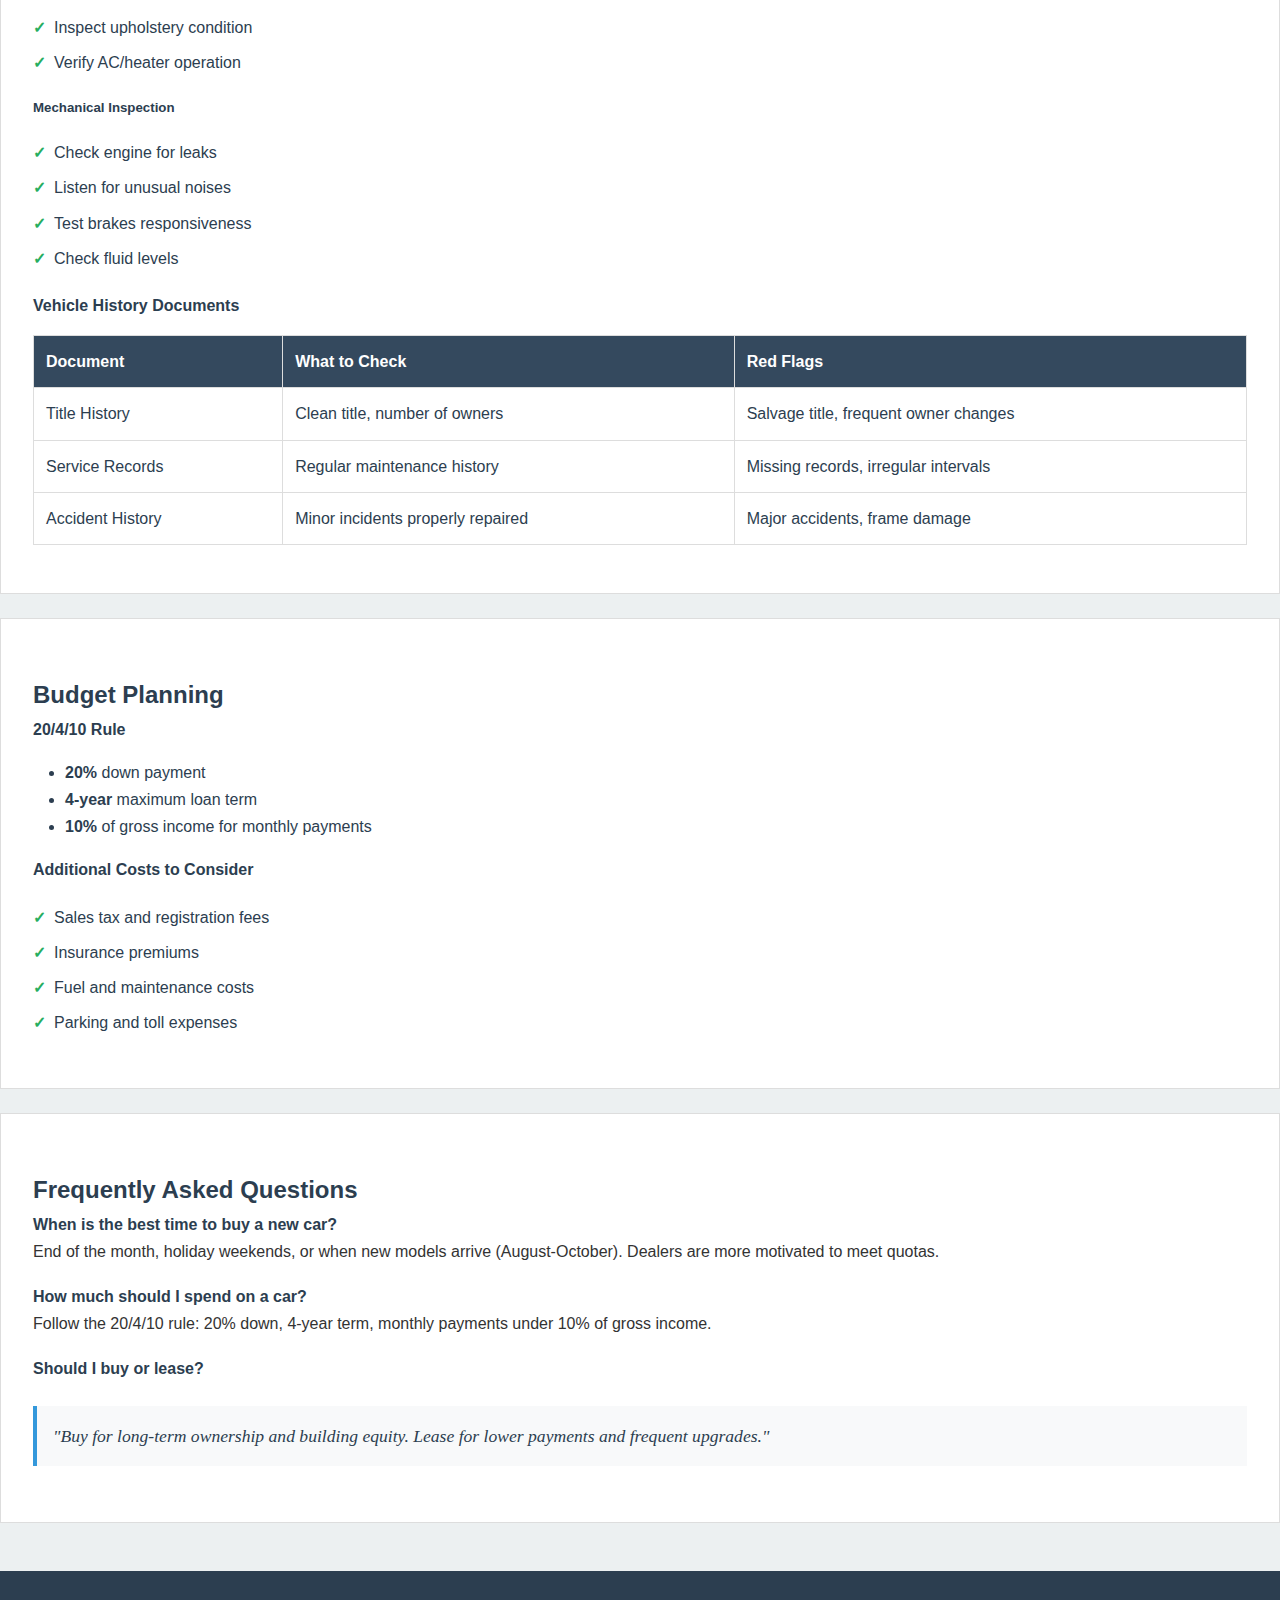
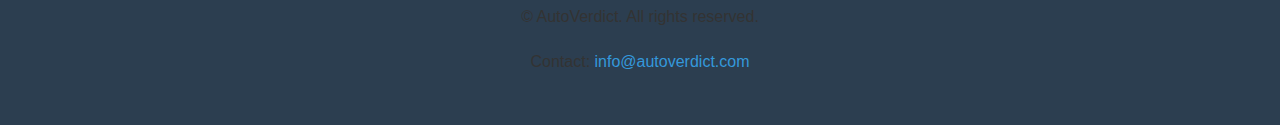
<file: assignment2/guides.html>
<!DOCTYPE html>
<html lang="en">
<head>
    <meta charset="UTF-8">
    <meta name="viewport" content="width=device-width, initial-scale=1.0">
    <title>Buying Guides - AutoVerdict</title>
    <link rel="stylesheet" href="style.css">
    <link rel="icon" href="https://img.icons8.com/ios-filled/50/000000/car.png" type="image/x-icon">
</head>
<body>
    <header>
        <h1>AutoVerdict</h1>
        <p>Your trusted source for car reviews and comparisons</p>
    </header>

    <nav>
        <ul>
            <li><a href="index.html">Home</a></li>
            <li><a href="reviews.html">Reviews</a></li>
            <li><a href="comparisons.html">Comparisons</a></li>
            <li><a href="guides.html" class="active">Buying Guides</a></li>
            <li><a href="about.html" class="active">About Us</a></li>
        </ul>
    </nav>

    <main>
       
        <section class="card">
            <h2>Car Buying Guides</h2>
            <p>Expert advice to help you make informed car buying decisions.</p>
        </section>

        <section class="card">
            <h3>New Car Buying Guide</h3>
            
            <h4>6 Steps to Your Perfect New Car</h4>
            <ol>
                <li><strong>Determine Your Budget</strong> - Calculate total affordability including insurance and taxes</li>
                <li><strong>Research Models</strong> - Use our reviews to find the right vehicle</li>
                <li><strong>Get Pre-approved</strong> - Secure financing before dealership visits</li>
                <li><strong>Test Drive</strong> - Experience the car firsthand</li>
                <li><strong>Negotiate Price</strong> - Use competitor quotes for better deals</li>
                <li><strong>Finalize Paperwork</strong> - Review all documents carefully</li>
            </ol>

            <h4>New Car Checklist</h4>
            <ul class="checklist">
                <li>Research dealer invoice prices</li>
                <li>Check for manufacturer incentives</li>
                <li>Verify warranty coverage</li>
                <li>Test drive multiple trim levels</li>
                <li>Get quotes from multiple dealers</li>
            </ul>
        </section>

        <section class="card">
            <h3>Used Car Buying Guide</h3>
            
            <h4>Inspection Checklist</h4>
            <div class="inspection-grid">
                <div class="inspection-section">
                    <h5>Exterior Inspection</h5>
                    <ul class="checklist">
                        <li>Check for rust and corrosion</li>
                        <li>Inspect tire tread depth</li>
                        <li>Look for paint inconsistencies</li>
                        <li>Test all lights and signals</li>
                    </ul>
                </div>

                <div class="inspection-section">
                    <h5>Interior Inspection</h5>
                    <ul class="checklist">
                        <li>Test all electronic features</li>
                        <li>Check for unusual odors</li>
                        <li>Inspect upholstery condition</li>
                        <li>Verify AC/heater operation</li>
                    </ul>
                </div>

                <div class="inspection-section">
                    <h5>Mechanical Inspection</h5>
                    <ul class="checklist">
                        <li>Check engine for leaks</li>
                        <li>Listen for unusual noises</li>
                        <li>Test brakes responsiveness</li>
                        <li>Check fluid levels</li>
                    </ul>
                </div>
            </div>

            <h4>Vehicle History Documents</h4>
            <table>
                <thead>
                    <tr>
                        <th>Document</th>
                        <th>What to Check</th>
                        <th>Red Flags</th>
                    </tr>
                </thead>
                <tbody>
                    <tr>
                        <td>Title History</td>
                        <td>Clean title, number of owners</td>
                        <td>Salvage title, frequent owner changes</td>
                    </tr>
                    <tr>
                        <td>Service Records</td>
                        <td>Regular maintenance history</td>
                        <td>Missing records, irregular intervals</td>
                    </tr>
                    <tr>
                        <td>Accident History</td>
                        <td>Minor incidents properly repaired</td>
                        <td>Major accidents, frame damage</td>
                    </tr>
                </tbody>
            </table>
        </section>

        <section class="card">
            <h3>Budget Planning</h3>
            
            <h4>20/4/10 Rule</h4>
            <ul>
                <li><strong>20%</strong> down payment</li>
                <li><strong>4-year</strong> maximum loan term</li>
                <li><strong>10%</strong> of gross income for monthly payments</li>
            </ul>

            <h4>Additional Costs to Consider</h4>
            <ul class="checklist">
                <li>Sales tax and registration fees</li>
                <li>Insurance premiums</li>
                <li>Fuel and maintenance costs</li>
                <li>Parking and toll expenses</li>
            </ul>
        </section>

        <section class="card">
            <h3>Frequently Asked Questions</h3>
            
            <h4>When is the best time to buy a new car?</h4>
            <p>End of the month, holiday weekends, or when new models arrive (August-October). Dealers are more motivated to meet quotas.</p>

            <h4>How much should I spend on a car?</h4>
            <p>Follow the 20/4/10 rule: 20% down, 4-year term, monthly payments under 10% of gross income.</p>

            <h4>Should I buy or lease?</h4>
            <blockquote>
                "Buy for long-term ownership and building equity. Lease for lower payments and frequent upgrades."
            </blockquote>
        </section>
    </main>

    <footer>
        <p>&copy;  AutoVerdict. All rights reserved.</p>
        <p>Contact: <a href="mailto:info@autoverdict.com">info@autoverdict.com</a></p>
    </footer>
</body>
</html>
</file>
<file: style.css>
:root {
    --primary-color: #3498db;
    --secondary-color: #2c3e50;
    --accent-color: #e74c3c;
    --success-color: #27ae60;
    --warning-color: #f39c12;
}


.custom-card {
    border: none;
    border-radius: 15px;
    box-shadow: 0 4px 6px rgba(0,0,0,0.1);
    transition: transform 0.3s ease;
    margin-bottom: 2rem;
}

.custom-card:hover {
    transform: translateY(-5px);
}

/* Profile cards */
.profile-card {
    border: 3px solid #bdc3c7;
    border-radius: 15px;
    transition: all 0.3s ease;
    height: 100%;
}

.profile-card:hover {
    border-color: var(--primary-color);
    transform: translateY(-8px);
}

/* Custom buttons */
.btn-custom {
    background: linear-gradient(135deg, var(--primary-color), var(--secondary-color));
    color: white;
    border: none;
    border-radius: 25px;
    padding: 10px 25px;
    transition: all 0.3s ease;
}

.btn-custom:hover {
    background: linear-gradient(135deg, var(--secondary-color), var(--primary-color));
    color: white;
    transform: scale(1.05);
}

/* Rating stars */
.rating-stars {
    color: #f39c12;
    font-size: 1.2rem;
}

/* Custom navbar */
.navbar-custom {
    background-color: var(--secondary-color) !important;
    box-shadow: 0 2px 4px rgba(0,0,0,0.1);
}

.navbar-custom .navbar-brand {
    color: white !important;
    font-size: 1.5rem;
    font-weight: bold;
}

.navbar-custom .nav-link {
    color: white !important;
    transition: color 0.3s ease;
}

.navbar-custom .nav-link:hover,
.navbar-custom .nav-link.active {
    color: var(--primary-color) !important;
}


.hero-section {
    background: linear-gradient(135deg, var(--secondary-color), var(--primary-color));
    color: white;
    padding: 4rem 0;
}

.comparison-card {
    border-left: 4px solid var(--primary-color);
    transition: all 0.3s ease;
}

.comparison-card.winner {
    border-left: 4px solid var(--success-color);
    background: linear-gradient(135deg, #f8f9fa, #e9ecef);
}


.profile-photo {
    width: 120px;
    height: 120px;
    border-radius: 50%;
    object-fit: cover;
    border: 4px solid;
    margin: 0 auto 1rem;
}

.badge-custom {
    background: var(--primary-color);
    color: white;
}

/
.table-hover tbody tr:hover {
    background-color: rgba(52, 152, 219, 0.1);
}


.carousel-custom .carousel-item img {
    border-radius: 10px;
    height: 400px;
    object-fit: cover;
}


@media (max-width: 768px) {
    .hero-section {
        padding: 2rem 0;
        text-align: center;
    }
    
    .profile-card {
        margin-bottom: 1.5rem;
    }
}


.fade-in {
    animation: fadeIn 0.8s ease-in;
}

@keyframes fadeIn {
    from { opacity: 0; transform: translateY(20px); }
    to { opacity: 1; transform: translateY(0); }
}


.shadow-custom {
    box-shadow: 0 8px 25px rgba(0,0,0,0.15) !important;
}


.fade-in {
  opacity: 0;
  transform: translateY(20px);
  animation: fadeIn 0.8s ease forwards;
}
@keyframes fadeIn {
  to {
    opacity: 1;
    transform: translateY(0);
  }
}


.custom-card {
  transition: transform 0.3s ease, box-shadow 0.3s ease;
}
.custom-card:hover {
  transform: scale(1.03);
  box-shadow: 0 10px 25px rgba(0,0,0,0.15);
}


.list-group-item {
  animation: itemIn 0.4s ease;
}
@keyframes itemIn {
  from {opacity: 0; transform: translateX(-20px);}
  to {opacity: 1; transform: translateX(0);}
}
/* === THEME (light/dark + system) ======================= */
:root {
  --bg: #ffffff;
  --fg: #111111;
  --card: #ffffff;
  --muted: #6c757d;
  --link: #0d6efd;
  --border: rgba(0,0,0,0.1);
}

/* активируется, когда на <body> есть класс .theme-dark */
.theme-dark {
  --bg: #121212;
  --fg: #f1f1f1;
  --card: #1a1a1a;
  --muted: #b3b3b3;
  --link: #81d4fa;
  --border: rgba(255,255,255,0.08);
}

/* применяем переменные ко всему сайту */
html, body {
  background-color: var(--bg);
  color: var(--fg);
  transition: background-color .35s ease, color .35s ease;
}

/* часто используемые элементы */
.custom-card,
.card {
  background-color: var(--card);
  color: var(--fg);
  border-color: var(--border);
}

.navbar-custom { background-color: var(--secondary-color) !important; }
.theme-dark .navbar-custom { background-color: #1f1f1f !important; }

.table, .list-group-item, .form-control, .form-select {
  background-color: var(--card);
  color: var(--fg);
  border-color: var(--border);
}

a { color: var(--link) !important; }
.text-muted, .text-secondary { color: var(--muted) !important; }

/* кнопка переключателя — аккуратнее в тёмной теме */
.theme-dark .btn-outline-light { border-color: #e0e0e0; color: #e0e0e0; }
.theme-dark .btn-outline-light:hover { background:#e0e0e0; color:#111; }
/* Основные стили для To-Do листа */
body {
  font-family: Arial, sans-serif;
  background-color: #f4f7fc;
  color: #333;
}

/* Стили контейнера для списка */
.todo-container {
  background-color: #fff;
  padding: 20px;
  border-radius: 10px;
  box-shadow: 0 4px 12px rgba(0, 0, 0, 0.1);
}

/* Стили для заголовка To-Do списка */
h2 {
  font-size: 1.75rem;
  font-weight: bold;
  margin-bottom: 20px;
  color: #343a40;
}

/* Стили для строки ввода задачи */
.todo-input-group {
  display: flex;
  gap: 10px;
  margin-bottom: 20px;
}

/* Поле ввода задачи */
#task-input {
  flex: 1;
  padding: 10px;
  font-size: 1rem;
  border: 1px solid #ddd;
  border-radius: 5px;
  transition: border 0.3s;
}

/* Изменение стиля поля при фокусе */
#task-input:focus {
  border-color: #007bff;
  outline: none;
}

/* Кнопка добавления задачи */
#add-task-btn {
  padding: 10px 15px;
  background-color: #28a745;
  color: white;
  border: none;
  border-radius: 5px;
  cursor: pointer;
  font-size: 1rem;
  transition: background-color 0.3s;
}

#add-task-btn:hover {
  background-color: #218838;
}

/* Стили для сообщения (например, ошибка) */
#message {
  margin-top: 10px;
  padding: 10px;
  font-size: 1rem;
  color: #fff;
  border-radius: 5px;
}

#message.success {
  background-color: #28a745;
}

#message.error {
  background-color: #dc3545;
}

/* Прогресс-бар */
.progress-section {
  margin-top: 20px;
  text-align: center;
}

.progress {
  background-color: #e9ecef;
  border-radius: 20px;
  height: 20px;
  width: 100%;
}

.progress-bar {
  background-color: #007bff;
  height: 100%;
  border-radius: 20px;
}

#progress-text {
  margin-top: 10px;
  font-weight: bold;
}

/* Стили для списка задач */
#task-list {
  margin-top: 20px;
}

#task-list li {
  display: flex;
  justify-content: space-between;
  align-items: center;
  background-color: #f8f9fa;
  padding: 12px;
  border-radius: 5px;
  margin-bottom: 10px;
  transition: background-color 0.3s;
}

#task-list li:hover {
  background-color: #f1f3f5;
}

#task-list li.completed {
  text-decoration: line-through;
  color: #6c757d;
}

#task-list li button {
  background-color: #dc3545;
  color: white;
  border: none;
  padding: 6px 12px;
  border-radius: 5px;
  cursor: pointer;
  transition: background-color 0.3s;
}

#task-list li button:hover {
  background-color: #c82333;
}

/* Стили для кнопок действия (удалить все выполненные задачи) */
.todo-actions {
  margin-top: 20px;
  display: flex;
  justify-content: space-between;
}

button#clear-completed-btn,
button#remove-last-btn {
  padding: 10px 20px;
  background-color: #ff9800;
  color: white;
  border: none;
  border-radius: 5px;
  cursor: pointer;
  font-size: 1rem;
  transition: background-color 0.3s;
}

button#clear-completed-btn:hover,
button#remove-last-btn:hover {
  background-color: #e68900;
}

/* Адаптивность */
@media (max-width: 768px) {
  .todo-input-group {
    flex-direction: column;
  }

  #task-input {
    width: 100%;
    margin-bottom: 10px;
  }

  #add-task-btn {
    width: 100%;
  }

  .todo-actions {
    flex-direction: column;
    gap: 10px;
  }
}
/* ==================== DARK THEME ==================== */
.theme-dark {
  background-color: #121212;
  color: #f1f1f1;
  transition: background-color 0.5s, color 0.5s;
}

/* Применяем цвета для navbar и других элементов */
.theme-dark .navbar-custom {
  background-color: #1f1f1f !important;
}

.theme-dark .custom-card {
  background-color: #1e1e1e;
  color: #e0e0e0;
}

.theme-dark .btn-outline-light {
  color: #e0e0e0;
  border-color: #e0e0e0;
}

.theme-dark .btn-outline-light:hover {
  background-color: #e0e0e0;
  color: #111;
}

.theme-dark .list-group-item {
  background-color: #1a1a1a;
  color: #f0f0f0;
}

.theme-dark a {
  color: #81d4fa !important;
}
.tesla-gallery {
  position: relative;
  max-width: 1400px;
  margin: 2rem auto;
  border-radius: 20px;
  overflow: hidden;
  background: linear-gradient(145deg, #fdfdfd, #f3f3f3);
  box-shadow: 0 12px 35px rgba(0, 0, 0, 0.15);
  padding: 1rem 0 1.5rem;
}

.main-photo {
  width: 100%;
  max-height: 600px;
  object-fit: cover;
  border-radius: 15px;
  transition: opacity 0.5s ease, transform 0.4s ease;
}

.main-photo:hover {
  transform: scale(1.01);
}

/* Стрелки на галерее */
.arrow {
  position: absolute;
  top: 43%;
  transform: translateY(-50%);
  background: none;
  border: none;
  color: rgba(255, 255, 255, 0.85);
  font-size: 3rem;
  cursor: pointer;
  padding: 0;
  transition: all 0.3s ease;
  z-index: 10;
  text-shadow: 0 0 10px rgba(0, 0, 0, 0.5);
}

.arrow:hover {
  color: #ffffff;
  transform: translateY(-50%) scale(1.15);
  text-shadow: 0 0 20px rgba(255, 255, 255, 0.8);
}

.arrow.left { left: 30px; }
.arrow.right { right: 30px; }

/* Миниатюры */
.thumbnails {
  display: flex;
  justify-content: center;
  gap: 12px;
  padding-top: 1.2rem;
}

.thumb {
  width: 110px;
  height: 70px;
  object-fit: cover;
  border-radius: 10px;
  opacity: 0.7;
  cursor: pointer;
  border: 2px solid transparent;
  transition: all 0.3s ease;
}

.thumb:hover {
  opacity: 1;
  transform: scale(1.08);
}

.thumb.active {
  opacity: 1;
  border: 2px solid #e82127;
  box-shadow: 0 4px 15px rgba(232, 33, 39, 0.4);
}

@media (max-width: 768px) {
  .main-photo { max-height: 400px; }
  .thumb { width: 80px; height: 55px; }
  .arrow { font-size: 2rem; }
}
/* Tesla Gallery Styles */
.tesla-gallery-container {
    margin: 2rem 0;
}

.tesla-gallery {
    background: white;
    border-radius: 15px;
    padding: 20px;
    box-shadow: 0 4px 15px rgba(0,0,0,0.1);
}

.main-image-container {
    position: relative;
    margin-bottom: 20px;
}

.main-image {
    width: 100%;
    height: 600px;
    object-fit: cover;
    border-radius: 10px;
    display: block;
}

.nav-btn {
    position: absolute;
    top: 50%;
    transform: translateY(-50%);
    background: rgba(0,0,0,0.5);
    color: white;
    border: none;
    width: 40px;
    height: 40px;
    border-radius: 50%;
    font-size: 18px;
    cursor: pointer;
    transition: background 0.3s;
}

.nav-btn:hover {
    background: rgba(0,0,0,0.8);
}

.prev-btn {
    left: 15px;
}

.next-btn {
    right: 15px;
}

.thumbnails {
    display: flex;
    justify-content: center;
    gap: 10px;
    flex-wrap: wrap;
}

.thumb {
    width: 80px;
    height: 60px;
    object-fit: cover;
    border-radius: 5px;
    cursor: pointer;
    opacity: 0.6;
    transition: all 0.3s;
    border: 2px solid transparent;
}

.thumb:hover {
    opacity: 0.8;
}

.thumb.active {
    opacity: 1;
    border-color: #3498db;
}

/* Dark theme */
.theme-dark .tesla-gallery {
    background: #1a1a1a;
}

@media (max-width: 768px) {
    .main-image {
        height: 250px;
    }
    
    .thumb {
        width: 60px;
        height: 45px;
    }
}
</file>
<file: assignment1/style.css>
/* ===== RESET & GLOBAL STYLES ===== */
* {
    margin: 0;
    padding: 0;
    box-sizing: border-box;
}

body {
    font-family: 'Arial', sans-serif;
    line-height: 1.6;
    color: #333;
    background-color: #f8f9fa;
}

/* ===== HEADER ===== */
header {
    background-color: #2c3e50;
    color: white;
    text-align: center;
    padding: 2rem 1rem;
}

header h1 {
    font-size: 2.5rem;
    margin-bottom: 0.5rem;
    color: white;
}

header p {
    font-size: 1.1rem;
    opacity: 0.9;
}

/* ===== NAVIGATION ===== */
nav {
    background-color: #34495e;
}

nav ul {
    list-style: none;
    display: flex;
    justify-content: center;
    max-width: 1200px;
    margin: 0 auto;
}

nav li {
    flex: 1;
    text-align: center;
    max-width: 200px;
}

nav a {
    color: white;
    text-decoration: none;
    padding: 1rem 2rem;
    display: block;
    font-weight: 500;
}

nav a.active {
    background-color: #3498db;
    font-weight: bold;
}

nav a:hover {
    background-color: #3a506b;
}

/* ===== MAIN CONTENT ===== */
main {
    max-width: 1200px;
    margin: 2rem auto;
    padding: 0 1rem;
}

/* ===== TYPOGRAPHY ===== */
h1, h2, h3, h4, h5, h6 {
    color: #2c3e50;
    margin-bottom: 1rem;
}

h2 {
    font-size: 2rem;
    border-bottom: 2px solid #3498db;
    padding-bottom: 0.5rem;
    margin-top: 2rem;
}

h3 {
    font-size: 1.5rem;
    margin-top: 1.5rem;
}

/* ===== CARDS & SECTIONS ===== */
.card {
    background: white;
    border: 1px solid #ddd;
    padding: 1.5rem;
    margin-bottom: 1.5rem;
}

.review-card {
    background: white;
    border: 1px solid #ddd;
    padding: 1.5rem;
    margin-bottom: 2rem;
}

.review-header {
    border-bottom: 1px solid #ecf0f1;
    padding-bottom: 1rem;
    margin-bottom: 1rem;
}

.rating {
    color: #f39c12;
    font-weight: bold;
}

.meta {
    color: #7f8c8d;
    font-size: 0.9rem;
}

/* ===== TABLES ===== */
table {
    width: 100%;
    border-collapse: collapse;
    margin: 1rem 0;
    background: white;
}

th, td {
    border: 1px solid #ddd;
    padding: 0.75rem;
    text-align: left;
}

th {
    background-color: #34495e;
    color: white;
}

/* ===== FORMS ===== */
form {
    background: white;
    padding: 1.5rem;
    border: 1px solid #ddd;
}

.form-group {
    margin-bottom: 1rem;
}

label {
    display: block;
    margin-bottom: 0.5rem;
    font-weight: bold;
}

input, select, textarea {
    width: 100%;
    padding: 0.5rem;
    border: 1px solid #ddd;
    font-size: 1rem;
}

button {
    background-color: #3498db;
    color: white;
    padding: 0.75rem 1.5rem;
    border: none;
    cursor: pointer;
    font-size: 1rem;
}

button:hover {
    background-color: #2980b9;
}

/* ===== IMAGES ===== */
img {
    max-width: 100%;
    height: auto;
}

figure {
    margin: 1rem 0;
}

figcaption {
    text-align: center;
    font-style: italic;
    color: #7f8c8d;
    margin-top: 0.5rem;
}

/* ===== LISTS ===== */
ul, ol {
    margin: 1rem 0;
    padding-left: 2rem;
}

.checklist {
    list-style: none;
    padding-left: 0;
}

.checklist li {
    padding: 0.25rem 0;
    position: relative;
}

.checklist li::before {
    content: "✓";
    color: #27ae60;
    font-weight: bold;
    margin-right: 0.5rem;
}

/* ===== FOOTER ===== */
footer {
    background-color: #2c3e50;
    color: white;
    text-align: center;
    padding: 2rem 1rem;
    margin-top: 3rem;
}

footer a {
    color: #3498db;
}

/* ===== UTILITY CLASSES ===== */
.text-center { text-align: center; }
.mt-1 { margin-top: 1rem; }
.mb-1 { margin-bottom: 1rem; }
.p-1 { padding: 1rem; }

/* ===== RESPONSIVE DESIGN ===== */
@media (max-width: 768px) {
    nav ul {
        flex-direction: column;
    }
    
    nav li {
        max-width: none;
    }
    
    main {
        padding: 0 0.5rem;
    }
    
    .review-card {
        padding: 1rem;
    }
}
.tesla3{
    left: 100px;
}
</file>
<file: assignment2/style.css>
/* ===== RESET & GLOBAL STYLES ===== */
* {
    margin: 0;
    padding: 0;
    box-sizing: border-box;
}

/* ===== PART B: COLORS & FONTS ===== */
body {
    font-family: 'Segoe UI', Tahoma, Geneva, Verdana, sans-serif; /* sans-serif */
    line-height: 1.7; /* Improved readability */
    color: #2c3e50; /* Text color */
    background-color: #ecf0f1; /* Background color */
}

/* ===== PART A: SELECTOR TYPES ===== */

/* Element Selector */
p {
    color: #333;
    margin-bottom: 1rem;
}

/* Class Selector */
.review-card {
    background: white;
    border-radius: 12px;
    padding: 25px;
    margin: 20px 0;
    box-shadow: 0 4px 6px rgba(0,0,0,0.1);
    transition: all 0.3s ease;
}

/* ID Selector */
#tesla-model3 {
    border-left: 5px solid #e82130;
}

#toyota-rav4 {
    border-left: 5px solid #eb0a1e;
}

/* ===== PART A: SELECTOR PRIORITY DEMONSTRATION ===== */
.priority-demo {
    color: black; /* Element/Class - loses */
    font-size: 1.2rem;
    padding: 15px;
    background: #f8f9fa;
    border-radius: 8px;
    margin: 15px 0;
}

#priority-demo {
    color: red; /* ID - wins over class */
    font-weight: bold;
}

/* ===== PART B: LINK COLORS ===== */
a {
    color: #3498db; /* Link color */
    text-decoration: none;
    transition: color 0.3s ease;
}

a:hover {
    color: #2980b9; /* Hover color */
    text-decoration: underline;
}

/* ===== PART B: FONT FAMILIES ===== */
blockquote {
    font-family: Georgia, 'Times New Roman', serif; /* serif */
    font-style: italic;
    font-size: 1.1rem;
    border-left: 4px solid #3498db;
    padding-left: 1rem;
    margin: 1.5rem 0;
    background: #f8f9fa;
    padding: 1rem;
}

.code-sample {
    font-family: 'Courier New', monospace; /* monospace */
    background: #2c3e50;
    color: #ecf0f1;
    padding: 15px;
    border-radius: 5px;
    margin: 1rem 0;
}

/* ===== PART B: FONT SIZES, WEIGHTS, STYLES ===== */
h1 {
    font-size: 2.8rem;
    font-weight: 800; /* Extra bold */
}

h2 {
    font-size: 2.2rem;
    font-weight: 700; /* Bold */
    border-bottom: 2px solid #3498db;
    padding-bottom: 0.5rem;
    margin-top: 2rem;
}

h3 {
    font-size: 1.5rem;
    font-weight: 600; /* Semi-bold */
    margin-top: 1.5rem;
}

.meta {
    font-size: 0.9rem;
    font-style: italic; /* Italic style */
    font-weight: 400; /* Normal weight */
}

.rating {
    font-size: 1.1rem;
    font-weight: 600; /* Semi-bold */
    color: #f39c12;
}

/* ===== PART C: SPACING & ALIGNMENT ===== */

/* Margin and Padding */
header {
    background-color: #2c3e50;
    color: white;
    text-align: center;
    padding: 3rem 1rem; /* Padding example */
    margin-bottom: 2rem; /* Margin example */
}

.card {
    background: white;
    border: 1px solid #ddd;
    padding: 2rem; /* Internal spacing */
    margin: 1.5rem 0; /* External spacing */
}

.form-group {
    margin-bottom: 1.5rem; /* Spacing between form elements */
    padding: 10px;
}

/* Line Height */
p {
    line-height: 1.8; /* Improved readability */
}

blockquote {
    line-height: 1.6;
}

/* Text Alignment */
.text-left { 
    text-align: left; 
    background: #f8f9fa;
    padding: 10px;
    margin: 5px 0;
}

.text-center { 
    text-align: center;
    background: #f8f9fa;
    padding: 10px;
    margin: 5px 0;
}

.text-right { 
    text-align: right;
    background: #f8f9fa;
    padding: 10px;
    margin: 5px 0;
}

.text-justify { 
    text-align: justify;
    text-justify: inter-word;
    background: #f8f9fa;
    padding: 10px;
    margin: 5px 0;
}

/* ===== PART D: PROFILE CARDS ===== */
.team-profiles {
    display: grid;
    grid-template-columns: repeat(auto-fit, minmax(300px, 1fr));
    gap: 2rem;
    margin: 3rem 0;
}

/* Class for reusable styles */
.profile-card {
    background: white;
    border: 3px solid #bdc3c7;
    border-radius: 15px;
    padding: 2rem;
    text-align: center;
    transition: all 0.3s ease;
    box-shadow: 0 4px 8px rgba(0,0,0,0.1);
}

.profile-photo {
    width: 120px;
    height: 120px;
    border-radius: 50%;
    object-fit: cover;
    margin: 0 auto 1rem;
    border: 4px solid #3498db;
    background: #ecf0f1;
    display: flex;
    align-items: center;
    justify-content: center;
    font-size: 2rem;
}

.profile-role {
    color: #7f8c8d;
    font-weight: 600;
    margin: 0.5rem 0;
}

.profile-description {
    font-style: italic;
    line-height: 1.6;
}

/* ID for unique styling */
#bekarys-profile {
    border-color: #e74c3c;
}

#bekarys-profile .profile-photo {
    border-color: #e74c3c;
    background: #ffeaa7;
}

#aset-profile {
    border-color: #2ecc71;
}

#aset-profile .profile-photo {
    border-color: #2ecc71;
    background: #a29bfe;
}

#asylbek-profile {
    border-color: #f39c12;
}

#asylbek-profile .profile-photo {
    border-color: #f39c12;
    background: #fd79a8;
}

/* Hover Effects */
.profile-card:hover {
    transform: translateY(-8px);
    box-shadow: 0 12px 25px rgba(0,0,0,0.15);
    border-color: #3498db;
}

.profile-card:hover .profile-photo {
    transform: scale(1.05);
}

/* ===== EXISTING NAVIGATION STYLES ===== */
nav {
    background-color: #34495e;
}

nav ul {
    list-style: none;
    display: flex;
    justify-content: center;
    max-width: 1200px;
    margin: 0 auto;
}

nav li {
    flex: 1;
    text-align: center;
    max-width: 200px;
}

nav a {
    color: white;
    text-decoration: none;
    padding: 1rem 2rem;
    display: block;
    font-weight: 500;
    transition: background-color 0.3s ease;
}

nav a.active {
    background-color: #3498db;
    font-weight: bold;
}

nav a:hover {
    background-color: #3a506b;
}

/* ===== TABLES ===== */
table {
    width: 100%;
    border-collapse: collapse;
    margin: 1rem 0;
    background: white;
}

th, td {
    border: 1px solid #ddd;
    padding: 0.75rem;
    text-align: left;
}

th {
    background-color: #34495e;
    color: white;
}

/* ===== FORMS ===== */
form {
    background: white;
    padding: 1.5rem;
    border: 1px solid #ddd;
}

.form-group {
    margin-bottom: 1rem;
}

label {
    display: block;
    margin-bottom: 0.5rem;
    font-weight: bold;
}

input, select, textarea {
    width: 100%;
    padding: 0.5rem;
    border: 1px solid #ddd;
    font-size: 1rem;
}

button {
    background-color: #3498db;
    color: white;
    padding: 0.75rem 1.5rem;
    border: none;
    cursor: pointer;
    font-size: 1rem;
    transition: background-color 0.3s ease;
}

button:hover {
    background-color: #2980b9;
}

/* ===== IMAGES ===== */
img {
    max-width: 100%;
    height: auto;
}

figure {
    margin: 1rem 0;
}

figcaption {
    text-align: center;
    font-style: italic;
    color: #7f8c8d;
    margin-top: 0.5rem;
}

/* ===== LISTS ===== */
ul, ol {
    margin: 1rem 0;
    padding-left: 2rem;
}

.checklist {
    list-style: none;
    padding-left: 0;
}

.checklist li {
    padding: 0.25rem 0;
    position: relative;
}

.checklist li::before {
    content: "✓";
    color: #27ae60;
    font-weight: bold;
    margin-right: 0.5rem;
}

/* ===== FOOTER ===== */
footer {
    background-color: #2c3e50;
    color: white;
    text-align: center;
    padding: 2rem 1rem;
    margin-top: 3rem;
}

footer a {
    color: #3498db;
}

/* ===== EXISTING CENTERING CLASSES ===== */
.tesla3, .box1, .box2 {
    display: block;
    margin-left: auto;
    margin-right: auto;
    text-align: center;
}

/* ===== RESPONSIVE DESIGN ===== */
@media (max-width: 768px) {
    nav ul {
        flex-direction: column;
    }
    
    nav li {
        max-width: none;
    }
    
    main {
        padding: 0 0.5rem;
    }
    
    .review-card {
        padding: 1rem;
    }
    
    .team-profiles {
        grid-template-columns: 1fr;
    }
    
    .profile-card {
        padding: 1.5rem;
    }
}
</file>
